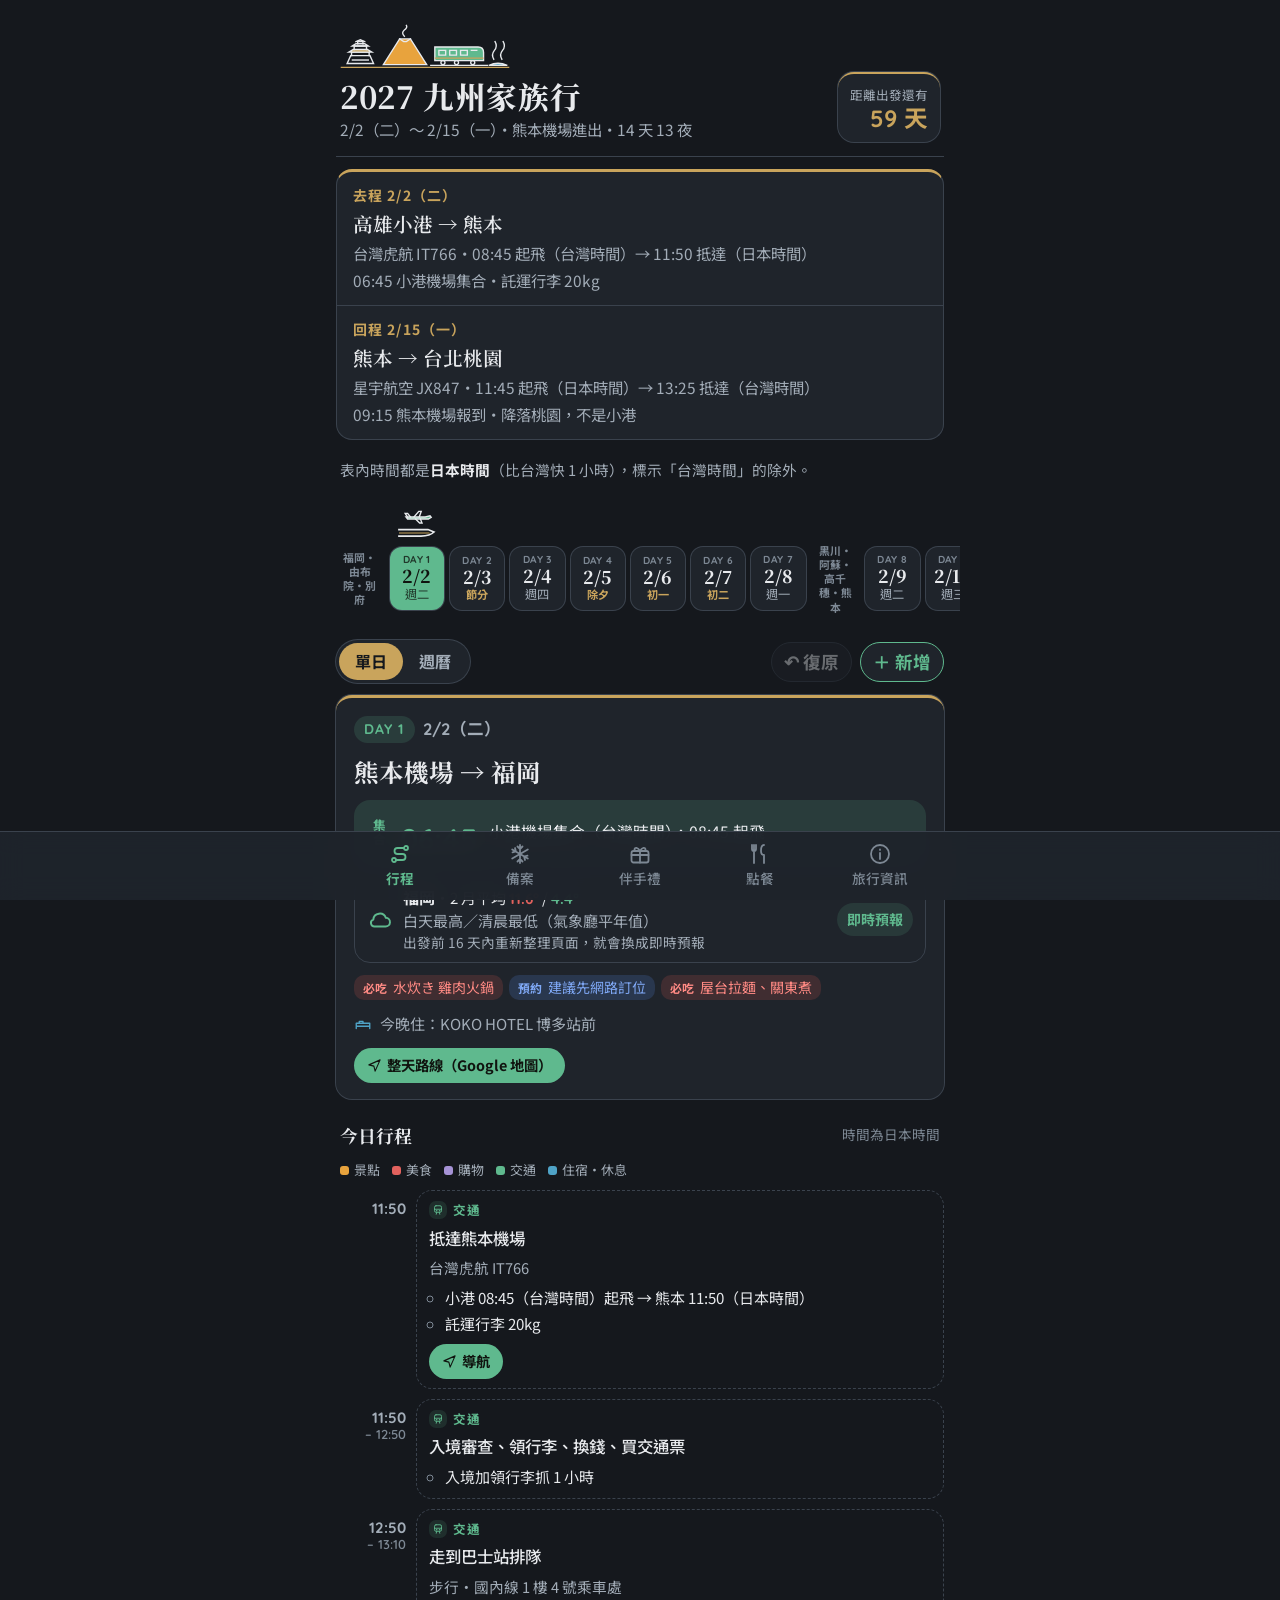
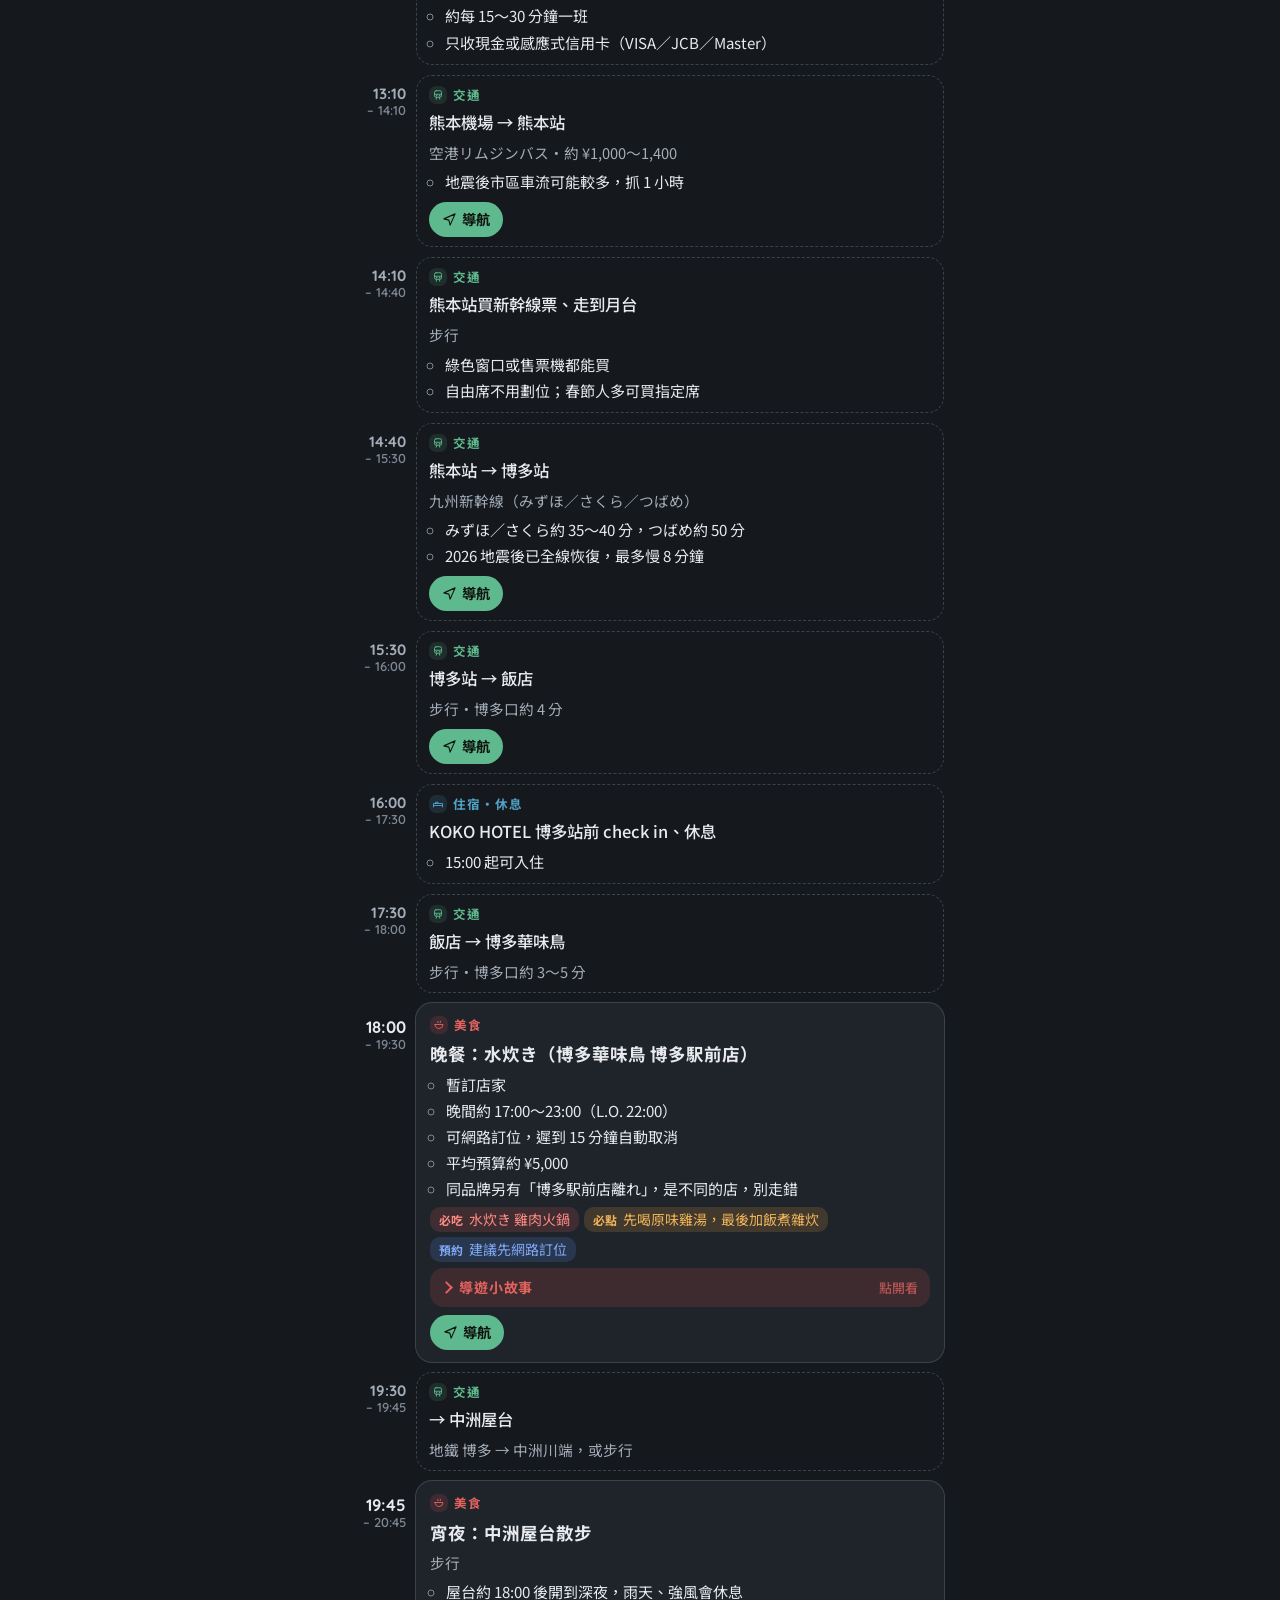
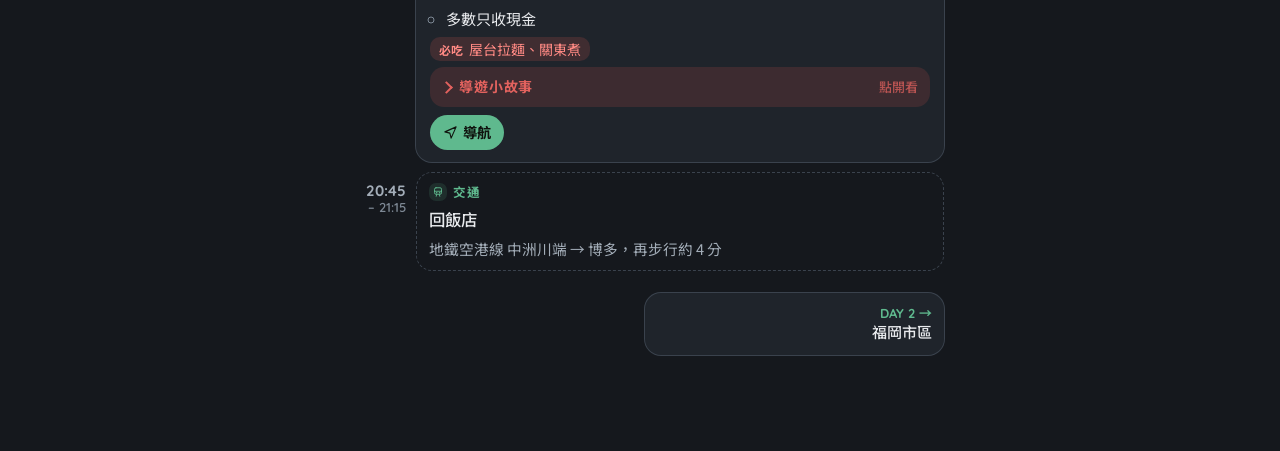
<file: index.html>
<!doctype html><html lang="zh-Hant"><head><meta charset="utf-8"><meta name="theme-color" content="#15181D"><meta name="viewport" content="width=device-width,initial-scale=1,viewport-fit=cover"><title>2027 九州家族行</title>
<link rel="preconnect" href="https://fonts.googleapis.com">
<link rel="stylesheet" href="https://fonts.googleapis.com/css2?family=Noto+Serif+TC:wght@600;800&family=Noto+Sans+TC:wght@400;500;700&family=Quicksand:wght@500;600;700&display=swap">
<style>
body{margin:0}img{max-width:100%}

/* Layout: 手機 App 版面。上方日期列（sticky）→ 單日檢視（每日卡片＋分類時間軸），底部固定分頁列：行程／伴手禮／記帳／旅行資訊。
   淺色單一主題（韓系清新：大量留白、粉彩分類色、圓角、柔和陰影） */
:root{
  color-scheme:dark;
  --bg:#15181D; --card:#1F242B; --ink:#E8EAED; --sub:#A3ADB8; --faint:#7D8894; --line:#3A424D;
  --head:#262C34; --brass:#C9A45C; --on-pri:#10140F; --now:#FF5A4E;
  --pri:#5FB98E; --pri-soft:rgba(95,185,142,.16); --onsen:#C9A45C; --onsen-soft:rgba(201,164,92,.16);
  --display:"Noto Serif TC","Songti TC",serif;
  --sight:#E8A33D; --sight-bg:rgba(232,163,61,.15);
  --food:#E2625E; --food-bg:rgba(217,83,79,.16);
  --move:#5FB98E; --move-bg:rgba(95,185,142,.14);
  --shop:#A693D6; --shop-bg:rgba(142,124,195,.18);
  --stay:#4FA3C7; --stay-bg:rgba(79,163,199,.15);
  --t-eat:#FF8A84; --t-eat-bg:rgba(217,83,79,.18);
  --t-menu:#F0B35A; --t-menu-bg:rgba(240,166,58,.16);
  --t-buy:#D59AE0; --t-buy-bg:rgba(180,110,200,.18);
  --t-book:#7FA8F5; --t-book-bg:rgba(91,141,239,.18);
  --font:"Noto Sans TC","PingFang TC","Heiti TC","Microsoft JhengHei",sans-serif;
  --num:"Quicksand","Noto Sans TC","PingFang TC",sans-serif;
  --r:16px; --shadow:0 0 0 1px var(--line);
}
*{box-sizing:border-box}
[hidden]{display:none!important}
html{background:var(--bg)}
html{font-size:17.5px}
body{background:var(--bg);color:var(--ink);font-family:var(--font);font-size:1rem;line-height:1.6;-webkit-tap-highlight-color:transparent}
a{color:var(--pri)}
button,input,select{font:inherit;color:inherit}
button:focus-visible,a:focus-visible,summary:focus-visible,input:focus-visible,select:focus-visible{outline:3px solid var(--pri);outline-offset:2px}
.app{max-width:640px;margin:0 auto;padding-inline:16px;padding-block:18px calc(96px + env(safe-area-inset-bottom,0px))}
.num{font-family:var(--num);font-variant-numeric:tabular-nums}
h1,h2,h3{margin:0;text-wrap:balance;font-family:var(--display)}

/* 頂部 */
.top{display:flex;align-items:flex-end;justify-content:space-between;gap:12px;padding:6px 4px 14px}
.top h1{font-size:1.75rem;font-weight:800;letter-spacing:.02em;line-height:1.25;word-break:keep-all;text-wrap:wrap}
.top p{word-break:keep-all}
.top p{margin:2px 0 0;color:var(--sub);font-size:.88rem}
.count{flex:none;text-align:right;background:var(--card);border-radius:16px;padding:8px 12px;box-shadow:var(--shadow);line-height:1.25}
.count b{display:block;font-family:var(--num);font-size:1.35rem;color:var(--onsen)}
.count span{font-size:.72rem;color:var(--sub)}

/* 日期列 */
.strip-wrap{position:sticky;top:env(safe-area-inset-top,0px);z-index:6;background:var(--bg);margin-inline:-16px;padding:8px 0 10px}
.strip{display:flex;gap:6px;overflow-x:auto;scrollbar-width:none;padding:0 16px;scroll-padding:0 16px}
.strip::-webkit-scrollbar{display:none}
.grp{flex:none;writing-mode:vertical-rl;font-size:.68rem;letter-spacing:.12em;color:var(--faint);padding:4px 0;margin-inline:2px}
.dchip{flex:none;display:grid;justify-items:center;gap:0;min-width:3.3rem;padding:7px 8px;border-radius:12px;border:0;background:var(--card);box-shadow:var(--shadow);cursor:pointer;line-height:1.2}
.dchip small{font-family:var(--num);font-size:.66rem;font-weight:700;color:var(--faint);letter-spacing:.04em}
.dchip b{font-family:var(--display);font-size:1.02rem;font-weight:800}
.dchip span{font-size:.7rem;color:var(--sub)}
.dchip i{font-style:normal;font-size:.64rem;color:var(--onsen);font-weight:700}
.dchip[aria-current="true"]{background:var(--pri);color:#fff}
.dchip[aria-current="true"] small,.dchip[aria-current="true"] span,.dchip[aria-current="true"] i{color:rgba(255,255,255,.85)}
.dchip.today:not([aria-current="true"]){box-shadow:inset 0 0 0 2px var(--pri)}

/* 每日卡片 */
.dayhead{background:var(--card);border-radius:16px;box-shadow:var(--shadow);padding:18px 18px 16px;display:grid;grid-template-columns:minmax(0,1fr);gap:12px}
.dh-top{display:flex;align-items:center;gap:8px;flex-wrap:wrap}
.dnum{font-family:var(--num);font-weight:700;font-size:.8rem;letter-spacing:.08em;color:var(--pri);background:var(--pri-soft);border-radius:999px;padding:2px 10px}
.ddate{font-family:var(--num);font-weight:700;font-size:.95rem;color:var(--sub)}
.dtag{font-size:.74rem;font-weight:700;color:var(--food);background:var(--food-bg);border-radius:999px;padding:1px 9px}
.dayhead h2{font-size:1.4rem;line-height:1.35;font-weight:700}
.gather{display:flex;align-items:center;gap:12px;background:var(--pri-soft);border-radius:16px;padding:10px 14px}
.gather .lb{font-size:.72rem;font-weight:700;color:var(--pri);letter-spacing:.1em;writing-mode:vertical-rl}
.gather .tm{font-family:var(--num);font-weight:700;font-size:1.7rem;color:var(--pri);line-height:1}
.gather .tx{font-size:.9rem;min-width:0}
.wx{display:flex;align-items:center;gap:10px;border:1px solid var(--line);border-radius:16px;padding:9px 12px}
.wx svg{flex:none;width:26px;height:26px;color:var(--move)}
.wx .wt{flex:1;min-width:0;font-size:.86rem;line-height:1.45}
.wx .wt b{font-size:.92rem}
.wx .wt .temp{font-family:var(--num);font-weight:700;color:var(--ink)}
.wx .wt .hi{color:var(--food)} .wx .wt .lo{color:var(--move)}
.wx a{flex:none;font-size:.8rem;font-weight:700;text-decoration:none;background:var(--move-bg);color:var(--move);border-radius:999px;padding:5px 10px;white-space:nowrap}
.bed{display:flex;gap:8px;align-items:center;font-size:.86rem;color:var(--sub)}
.bed svg{width:18px;height:18px;color:var(--stay);flex:none}
.hl{display:flex;flex-wrap:wrap;gap:6px}

/* 標籤 */
.tg{display:inline-flex;align-items:baseline;gap:5px;font-size:.8rem;line-height:1.35;border-radius:10px;padding:3px 9px;max-width:100%}
.tg b{font-size:.68rem;letter-spacing:.04em;white-space:nowrap}
.tg.eat{background:var(--t-eat-bg);color:var(--t-eat)}
.tg.menu{background:var(--t-menu-bg);color:var(--t-menu)}
.tg.buy{background:var(--t-buy-bg);color:var(--t-buy)}
.tg.book{background:var(--t-book-bg);color:var(--t-book)}
.legend{display:flex;flex-wrap:wrap;gap:6px 12px;font-size:.74rem;color:var(--sub);padding:2px 4px}
.legend span{display:inline-flex;align-items:center;gap:5px}
.legend i{width:9px;height:9px;border-radius:3px;display:inline-block}

/* 時間軸 */
.sec-t{display:flex;align-items:center;justify-content:space-between;margin:22px 4px 8px}
.sec-t h3{font-size:1.02rem}
.sec-t span{font-size:.78rem;color:var(--faint)}
.tl{list-style:none;margin:0;padding:0;display:grid;gap:10px;position:relative}
.rw{display:grid;grid-template-columns:3.3rem 1fr;gap:10px;align-items:start}
.tm{font-family:var(--num);font-weight:700;font-size:.95rem;line-height:1.2;padding-top:14px;text-align:right;color:var(--ink)}
.tm small{display:block;font-size:.74rem;color:var(--faint);font-weight:600}
.bd{min-width:0;border-radius:var(--r);padding:12px 14px;display:grid;gap:6px}
.card .bd{background:var(--card);box-shadow:var(--shadow)}
.slim .bd{background:transparent;border:1.5px dashed var(--line);padding:9px 12px}
.slim .tm{padding-top:10px;font-size:.86rem;color:var(--sub)}
.kd{display:flex;align-items:center;gap:6px;font-size:.72rem;font-weight:700;letter-spacing:.08em}
.kd svg{width:18px;height:18px;padding:3px;border-radius:7px}
.s .kd{color:var(--sight)} .s .kd svg{background:var(--sight-bg)}
.f .kd{color:var(--food)} .f .kd svg{background:var(--food-bg)}
.b .kd{color:var(--shop)} .b .kd svg{background:var(--shop-bg)}
.m .kd{color:var(--move)} .m .kd svg{background:var(--move-bg)}
.h .kd{color:var(--stay)} .h .kd svg{background:var(--stay-bg)}
.ti{font-weight:700;font-size:1rem;line-height:1.45}
.slim .ti{font-size:.94rem;font-weight:500}
.fl{display:inline-block;font-size:.68rem;font-weight:700;color:var(--sub);background:var(--bg);border-radius:6px;padding:0 6px;margin-left:6px;vertical-align:.12em}
.how{font-size:.84rem;color:var(--sub)}
.nt{margin:0;padding-left:1.05em;font-size:.86rem;color:var(--ink);display:grid;gap:2px}
.nt li::marker{color:var(--faint)}
.tgs{display:flex;flex-wrap:wrap;gap:5px}
.story{border-radius:14px;padding:9px 12px;font-size:.86rem;line-height:1.65}
.s .story{background:var(--sight-bg)} .f .story{background:var(--food-bg)} .b .story{background:var(--shop-bg)} .m .story{background:var(--move-bg)} .h .story{background:var(--stay-bg)}
.story b{display:block;font-size:.72rem;letter-spacing:.08em;margin-bottom:2px}
.s .story b{color:var(--sight)} .f .story b{color:var(--food)} .b .story b{color:var(--shop)} .m .story b{color:var(--move)}
.acts{display:flex;flex-wrap:wrap;gap:6px;margin-top:2px}
.nav{display:inline-flex;align-items:center;gap:5px;font-size:.82rem;font-weight:700;text-decoration:none;color:#fff;background:var(--pri);border-radius:999px;padding:6px 13px}
.nav svg{width:15px;height:15px}
.nav.drive{background:var(--sight)}

.alt{background:var(--card);border-radius:var(--r);box-shadow:var(--shadow);margin-top:12px}
.alt>summary{list-style:none;cursor:pointer;padding:14px 16px;font-weight:700;display:flex;align-items:center;justify-content:space-between;gap:10px}
.alt>summary::-webkit-details-marker{display:none}
.alt>summary::after{content:"";width:8px;height:8px;border-right:2px solid var(--faint);border-bottom:2px solid var(--faint);transform:rotate(45deg);transition:transform .2s}
.alt[open]>summary::after{transform:rotate(-135deg)}
.alt .in{padding:0 14px 14px;display:grid;gap:10px}
.alt .in>p{margin:0;font-size:.88rem;color:var(--sub)}
.alt.snow>summary{color:var(--move)}
.note{margin:12px 4px 0;font-size:.82rem;color:var(--sub)}

.shops{display:grid;grid-template-columns:repeat(auto-fill,minmax(150px,1fr));gap:8px;margin-top:8px}
.shop{background:var(--card);border-radius:16px;box-shadow:var(--shadow);padding:10px 12px;display:grid;gap:2px;min-width:0}
.shop b{font-size:.9rem}
.shop span{font-size:.78rem;color:var(--sub)}
.shop .cl{font-family:var(--num);font-weight:700;font-size:.78rem;color:var(--food)}
.pager{display:grid;grid-template-columns:1fr 1fr;gap:10px;margin-top:22px}
.pager button{border:0;background:var(--card);box-shadow:var(--shadow);border-radius:16px;padding:12px;cursor:pointer;text-align:left;display:grid;gap:0;line-height:1.35}
.pager button:last-child{text-align:right}
.pager small{font-family:var(--num);font-weight:700;color:var(--pri);font-size:.74rem}
.pager span{font-size:.86rem;font-weight:500}
.pager button:disabled{visibility:hidden}

/* 共用區塊 */
.panel{display:grid;grid-template-columns:minmax(0,1fr);gap:14px}
.panel>*{min-width:0}
.ph{padding:6px 4px 2px}
.ph h2{font-size:1.35rem}
.ph p{margin:4px 0 0;color:var(--sub);font-size:.88rem}
.box{background:var(--card);border-radius:24px;box-shadow:var(--shadow);padding:16px 18px;display:grid;grid-template-columns:minmax(0,1fr);gap:10px;min-width:0}
.box h3{font-size:1.05rem;display:flex;align-items:center;gap:8px}
.chips{display:flex;gap:6px;overflow-x:auto;scrollbar-width:none;margin-inline:-16px;padding:0 16px}
.chips::-webkit-scrollbar{display:none}
.chips a{flex:none;text-decoration:none;font-size:.86rem;font-weight:700;color:var(--ink);background:var(--card);box-shadow:var(--shadow);border-radius:999px;padding:7px 14px}

/* 伴手禮 */
.gift-empty{text-align:center;padding:26px 18px}
.gift-empty svg{width:44px;height:44px;color:var(--t-buy)}
.gift-empty p{margin:6px 0 0;color:var(--sub);font-size:.9rem}
.glist{display:grid;gap:8px}
.gi{display:flex;gap:10px;align-items:flex-start}
.gi .tg{flex:none}
.gi span{font-size:.84rem;color:var(--sub)}

.gfil button{flex:none;border:0;font-size:.86rem;font-weight:700;color:var(--ink);background:var(--card);box-shadow:var(--shadow);border-radius:999px;padding:7px 14px;cursor:pointer}
.gfil button[aria-pressed="true"]{background:var(--t-buy);color:#fff}
.greg{display:grid;gap:0}
.ggrid{display:grid;grid-template-columns:repeat(2,minmax(0,1fr));gap:10px}
@media (min-width:560px){.ggrid{grid-template-columns:repeat(3,minmax(0,1fr))}}
.gcard{background:var(--card);border-radius:20px;box-shadow:var(--shadow);overflow:hidden;display:grid;grid-template-rows:auto 1fr;min-width:0}
.gph{aspect-ratio:4/3;max-width:100%;width:100%;display:grid;place-items:center;align-content:center;gap:4px;border:0;padding:0;margin:0}
.gph svg{width:34px;height:34px;opacity:.85}
.gph span{font-size:.7rem;font-weight:700;opacity:.75}
.gph.has{cursor:zoom-in;background:var(--bg)}
.gph img{width:100%;height:100%;object-fit:cover;display:block}
.gbd{padding:10px 12px 12px;display:grid;gap:5px;align-content:start;min-width:0}
.gtop{display:flex;justify-content:space-between;gap:6px;align-items:center}
.gc{font-size:.7rem;font-weight:700;letter-spacing:.06em}
.gs{font-size:.66rem;font-weight:700;border-radius:999px;padding:1px 7px;white-space:nowrap}
.gs.ok{background:var(--sight-bg);color:var(--sight)}
.gs.warn{background:var(--t-menu-bg);color:var(--t-menu)}
.gs.no{background:var(--t-eat-bg);color:var(--t-eat)}
.gcard h4{margin:0;font-size:.92rem;line-height:1.4}
.gcard .tg{font-size:.74rem}
.gl{font-size:.76rem;color:var(--sub);line-height:1.45}
.gl b{display:block;font-size:.66rem;color:var(--faint);letter-spacing:.06em}
.glink{font-size:.76rem;font-weight:700;text-decoration:none;margin-top:2px}

/* 旅行資訊 */
.fly{display:grid;gap:3px;border-radius:18px;padding:14px 16px;background:var(--move-bg)}
.fly .k{font-size:.74rem;font-weight:700;letter-spacing:.08em;color:var(--move)}
.fly .route{display:flex;align-items:center;gap:10px;font-weight:700;font-size:1.05rem}
.fly .route svg{width:18px;height:18px;color:var(--move)}
.fly .times{font-family:var(--num);font-weight:700;font-size:1.5rem;line-height:1.2}
.fly .times small{font-family:var(--font);font-size:.72rem;font-weight:500;color:var(--sub);margin-left:4px}
.fly .s{font-size:.84rem;color:var(--sub)}
.st{border:1px solid var(--line);border-radius:18px;padding:12px 14px;display:grid;gap:8px}
.st .hd{display:flex;justify-content:space-between;gap:8px;align-items:flex-start}
.st .ar{font-size:.74rem;font-weight:700;color:var(--sub);letter-spacing:.06em}
.st h4{margin:2px 0 0;font-size:1rem;line-height:1.4}
.badge{flex:none;font-size:.74rem;font-weight:700;border-radius:999px;padding:2px 10px}
.badge.ok{background:var(--sight-bg);color:var(--sight)}
.badge.wait{background:var(--stay-bg);color:var(--stay)}
.badge.alt{background:var(--bg);color:var(--sub)}
.dates{display:flex;flex-wrap:wrap;gap:4px 14px;font-size:.86rem;background:var(--bg);border-radius:12px;padding:7px 11px}
.dates span b{font-size:.72rem;color:var(--sub);margin-right:5px}
dl.kv{margin:0;display:grid;gap:3px;font-size:.86rem}
dl.kv>div{display:grid;grid-template-columns:3.2rem 1fr;gap:8px}
dl.kv dt{color:var(--sub)}
dl.kv dd{margin:0;min-width:0;overflow-wrap:anywhere}
.st ul{margin:0;padding-left:1.05em;font-size:.85rem;display:grid;gap:2px}
.tel{display:grid;grid-template-columns:1fr auto;gap:4px 10px;align-items:center;padding:10px 0;border-bottom:1px solid var(--line)}
.tel:last-child{border-bottom:0}
.tel .n{font-weight:700;font-size:.92rem}
.tel .d{font-size:.78rem;color:var(--sub);grid-column:1}
.tel .no{grid-row:1/3;grid-column:2;display:grid;justify-items:end;gap:4px}
.tel .no a{font-family:var(--num);font-weight:700;font-size:1.1rem;text-decoration:none;color:var(--ink);user-select:all}
.tel .no button,.copy{border:0;background:var(--bg);border-radius:999px;font-size:.74rem;font-weight:700;color:var(--sub);padding:3px 10px;cursor:pointer}
.tel.urgent .no a{color:var(--t-eat)}

.est{width:100%;border-collapse:collapse;font-size:.84rem}
.est td{padding:6px 0;border-bottom:1px solid var(--line);vertical-align:top}
.est td:first-child{font-family:var(--num);font-weight:700;color:var(--faint);width:3.4rem;font-size:.76rem;padding-top:8px}
.est td:last-child{text-align:right;font-family:var(--num);font-weight:700;white-space:nowrap}
.est tfoot td{border-bottom:0;font-weight:700;color:var(--ink);padding-top:10px;font-size:.9rem}
.small{font-size:.78rem;color:var(--sub);margin:0}

/* 底部分頁列 */
.tabbar{position:fixed;left:0;right:0;bottom:0;z-index:10;background:rgba(255,255,255,.94);backdrop-filter:blur(12px);-webkit-backdrop-filter:blur(12px);border-top:1px solid var(--line);padding:6px 8px calc(6px + env(safe-area-inset-bottom,0px))}
.tabbar .in{max-width:520px;margin:0 auto;display:grid;grid-template-columns:repeat(4,1fr)}
.tabbar button{border:0;background:none;display:grid;justify-items:center;gap:2px;padding:4px 0;font-size:.78rem;font-weight:500;color:var(--faint);cursor:pointer}
.tabbar svg{width:24px;height:24px}
.tabbar button[aria-selected="true"]{color:var(--pri);font-weight:700}

/* 照片放大 */
.zoom{position:fixed;inset:0;z-index:20;background:rgba(20,22,30,.86);display:grid;place-items:center;padding:24px}
.zoom img{max-width:100%;max-height:80vh;border-radius:16px}
.zoom button{position:absolute;top:calc(14px + env(safe-area-inset-top,0px));right:14px;border:0;background:rgba(255,255,255,.18);color:#fff;border-radius:999px;width:40px;height:40px;font-size:1.2rem;cursor:pointer}
.zoom p{color:#fff;margin:10px 0 0;text-align:center}

@media (prefers-reduced-motion:reduce){*{transition:none!important;scroll-behavior:auto!important}}
@media (min-width:560px){.rw{grid-template-columns:4rem 1fr}}
.flights{display:grid;background:var(--card);border:1px solid var(--line);border-radius:16px;overflow:hidden;margin-bottom:4px}
.flx{padding:12px 16px;font-size:1rem;font-weight:400;color:var(--ink);background:none;border-radius:0;margin:0;display:grid;gap:2px;min-width:0}
.flx+.flx{border-top:1px solid var(--line)}
.flx .k{font-size:.8rem;font-weight:700;letter-spacing:.08em;color:var(--onsen)}
.flx .t{font-family:var(--display);font-size:1.12rem;font-weight:600}
.flx .s{color:var(--sub);font-size:.88rem;font-variant-numeric:tabular-nums}
.tzn{margin:0 0 4px;padding-inline:4px;color:var(--sub);font-size:.84rem}.tzn b{color:var(--ink)}
.dchip[aria-current="true"]{background:var(--pri)}
.dchip{min-width:3.1rem;padding:6px 6px;align-content:center;row-gap:1px}
.strip{align-items:center}
.grp{writing-mode:horizontal-tb;width:2.5rem;font-size:.62rem;line-height:1.3;letter-spacing:0;text-align:center;align-self:center;padding:0;font-weight:700}
.dchip{height:3.6rem}
.dchip small{font-size:.58rem;line-height:1}
.dchip:has(i) span{display:none}
.dchip b{font-size:1rem;line-height:1.15}
.fx{display:grid;grid-template-columns:minmax(0,1fr);gap:8px}
.fxr{display:flex;align-items:center;gap:10px;background:var(--bg);border-radius:12px;padding:8px 14px}
.fxr span{flex:none;width:5.2rem;font-size:.85rem;font-weight:700;color:var(--sub)}
.fxr input{flex:1;width:0;min-width:0;border:0;background:transparent;font-weight:700;font-size:1.5rem;text-align:right;outline:none;padding:2px 0}
.fxq{display:flex;flex-wrap:wrap;gap:6px}
.fxq button{border:1px solid var(--line);background:var(--card);border-radius:999px;padding:4px 10px;font-size:.8rem;font-weight:700;color:var(--pri);cursor:pointer}
.fxrate{font-size:.88rem;color:var(--sub)}
.fxrate input{width:4.2rem;border:1px solid var(--line);border-radius:8px;padding:2px 6px;text-align:center;background:var(--card)}
.ppl{display:flex;align-items:center;gap:12px;background:var(--card);box-shadow:var(--shadow);border-radius:16px;padding:10px 16px}
.ppl span{flex:1;font-weight:700}
.ppl button{width:40px;height:40px;border-radius:999px;border:1px solid var(--line);background:var(--bg);font-size:1.3rem;font-weight:700;color:var(--pri);cursor:pointer}
.ppl b{font-size:1.4rem;min-width:2ch;text-align:center}
.ogrp{display:grid;gap:12px}
.ores{gap:8px}
.oh{display:flex;align-items:baseline;justify-content:space-between;gap:8px}
.oh b{font-family:var(--display);font-size:1.08rem}
.oh span{font-size:.78rem;color:var(--faint);white-space:nowrap}
.ocard{display:grid;gap:2px;text-align:left;width:100%;border:1px solid var(--line);background:var(--bg);border-radius:12px;padding:10px 14px;cursor:pointer}
.ocard .jp{font-size:1.12rem;font-weight:700;color:var(--ink);line-height:1.45}
.ocard .zh{font-size:.84rem;color:var(--sub)}
.oimg{border:0;padding:0;background:none;cursor:zoom-in;border-radius:12px;overflow:hidden}
.oimg img{display:block;width:100%}
.oshow{position:fixed;inset:0;z-index:30;background:#fff;color:#111;display:grid;align-content:center;justify-items:center;gap:18px;padding:calc(24px + env(safe-area-inset-top,0px)) max(24px,env(safe-area-inset-right,0px)) calc(24px + env(safe-area-inset-bottom,0px)) max(24px,env(safe-area-inset-left,0px));text-align:center}
.oshow .jp{margin:0;font-size:clamp(1.8rem,8.5vw,3rem);font-weight:700;line-height:1.5;word-break:keep-all;overflow-wrap:anywhere}
.oshow .zh{margin:0;font-size:1rem;color:#666}
.oshow .tip{margin:0;font-size:.8rem;color:#999}
.oshow button{position:absolute;top:calc(14px + env(safe-area-inset-top,0px));right:14px;border:0;background:#eee;border-radius:999px;width:44px;height:44px;font-size:1.2rem;cursor:pointer}

/* ===== 暗色鐵道風配色＋週曆拖曳（與 planner 融合） ===== */
a{color:var(--brass)}
.illo{display:block;color:var(--ink)}
.illo .f-a1{fill:var(--sight)}.illo .f-a2{fill:#D9534F}.illo .f-a3{fill:var(--stay)}.illo .f-a4{fill:var(--move)}.illo .f-br{fill:var(--brass)}.illo .brass-s{stroke:var(--brass)}
.brandart{width:min(170px,45vw);margin-bottom:8px}
.brandart .btrain{animation:btrain 4s ease-in-out infinite}
@keyframes btrain{50%{transform:translateX(3px)}}
.top{border-bottom:1.5px solid var(--line);margin-bottom:12px}
.count{border-top:2px solid var(--brass)}
.dayhead,.flights{border-top:3px solid var(--brass)}
.dchip[aria-current="true"]{background:var(--pri);color:var(--on-pri)}
.dchip[aria-current="true"] small,.dchip[aria-current="true"] span,.dchip[aria-current="true"] i{color:rgba(16,20,15,.78)}
.dchip.bounce b{animation:dbounce 320ms ease-out}
@keyframes dbounce{45%{transform:translateY(-3px) scale(1.12)}}
.strip{position:relative;padding-top:36px}
.dillo{position:absolute;top:2px;left:0;width:40px;height:30px;pointer-events:none}
.dillo .illo{width:40px;height:30px}
.nav{color:var(--on-pri)}
button.nav{border:0;cursor:pointer;font:inherit;font-size:.82rem;font-weight:700}
.nav.drive{background:var(--sight)}
.tabbar{background:rgba(31,36,43,.96)}
.tabbar .in{max-width:600px;grid-template-columns:repeat(5,1fr)}
.gfil button[aria-pressed="true"]{color:#15181D}
.fl.ed{background:var(--onsen-soft);color:var(--brass)}
.fl.warn{background:var(--t-eat-bg);color:var(--t-eat)}
.alt.snow>summary{color:var(--stay)}
.daymap{justify-self:start}

/* 檢視切換與工具列 */
.vtool{display:flex;align-items:center;gap:8px;margin:2px 0 12px;flex-wrap:wrap}
.vseg{display:flex;background:var(--card);border-radius:999px;box-shadow:var(--shadow);padding:3px}
.vseg button{border:0;background:none;border-radius:999px;padding:6px 16px;font-weight:700;font-size:.92rem;color:var(--sub);cursor:pointer}
.vseg button[aria-pressed="true"]{background:var(--brass);color:#15181D}
.ibtn{border:1.5px solid var(--line);background:var(--card);border-radius:999px;min-width:40px;height:40px;padding:0 12px;font-weight:700;color:var(--ink);cursor:pointer}
.ibtn.add{border-color:var(--pri);color:var(--pri)}
.ibtn:disabled{opacity:.4;cursor:default}

/* 週曆 */
body.wk-mode .app{max-width:1180px}
.wk-nav{display:flex;align-items:center;justify-content:center;gap:12px;margin-bottom:4px}
.wk-tip{text-align:center;margin-bottom:8px}
.wkwrap{overflow-x:auto;margin-inline:-16px;padding:0 16px 8px}
.wk{display:grid;min-width:740px;background:var(--card);border-radius:16px;box-shadow:var(--shadow);overflow:hidden}
.wk-h{background:var(--head);border-bottom:1.5px solid var(--line);padding:6px 2px;text-align:center;font-size:.74rem;color:var(--sub)}
.wk-h.sel{box-shadow:inset 0 -3px 0 var(--pri)}
.wk-h button{border:0;background:none;width:100%;cursor:pointer;color:inherit;font-size:inherit}
.wk-h b{display:block;font-family:var(--num);font-size:.98rem;color:var(--ink)}
.wk-axis{position:relative;border-right:1px solid var(--line)}
.wk-axis span{position:absolute;right:6px;transform:translateY(-50%);font-family:var(--num);font-weight:700;font-size:.7rem;color:var(--faint)}
.wk-col{position:relative;border-right:1px solid var(--line);background-image:linear-gradient(var(--line) 1px,transparent 1px);background-size:100% var(--hour)}
.wk-col:last-child{border-right:0}
.ev{position:absolute;border-radius:7px;background:var(--head);border:1px solid var(--line);border-left:4px solid var(--c);padding:2px 5px 8px;font-size:.7rem;line-height:1.3;overflow:hidden;user-select:none;-webkit-user-select:none;touch-action:pan-x pan-y;cursor:pointer;transition:box-shadow .16s}
.ev:hover{box-shadow:0 0 0 1px var(--c);z-index:3}
.ev .et{font-family:var(--num);font-weight:700;color:var(--sub)}
.ev .en{display:block;font-weight:500}
.ev.ed{background:color-mix(in srgb,var(--head) 85%,var(--brass))}
.ev.warn{box-shadow:0 0 0 1.5px var(--now)}
.ev.holding{box-shadow:0 0 0 2px var(--brass)}
.ev.dragging{opacity:.92;z-index:10;box-shadow:0 8px 24px rgba(0,0,0,.5),0 0 0 2px var(--brass);cursor:grabbing}
.ev .rz{position:absolute;left:0;right:0;bottom:0;height:8px;cursor:ns-resize}
.ev .rz::after{content:"";position:absolute;left:50%;bottom:2px;width:18px;height:2px;margin-left:-9px;background:var(--sub);border-radius:1px;opacity:0;transition:opacity .16s}
.ev:hover .rz::after,.ev:focus-visible .rz::after{opacity:1}

/* 預覽小卡、編輯視窗、提示 */
.pop{position:fixed;z-index:40;width:300px;max-width:calc(100vw - 20px);background:var(--card);border:1.5px solid var(--line);border-top:3px solid var(--c,var(--brass));border-radius:14px;padding:14px;box-shadow:0 10px 30px rgba(0,0,0,.5);display:grid;gap:4px}
.pop h4{margin:0;font-size:1.02rem}
.pop p{margin:0;font-size:.86rem;color:var(--sub)}
.pop .acts{margin-top:8px;align-items:center}
dialog#ed{background:var(--card);color:var(--ink);border:1.5px solid var(--line);border-top:3px solid var(--brass);border-radius:18px;padding:18px;width:min(520px,calc(100vw - 20px))}
dialog#ed::backdrop{background:rgba(0,0,0,.6)}
#edf{display:grid;gap:10px}
#edf h3{font-size:1.15rem}
#edf label{display:grid;gap:4px;font-size:.84rem;color:var(--sub)}
#edf input,#edf select,#edf textarea{background:var(--bg);color:var(--ink);border:1.5px solid var(--line);border-radius:10px;padding:8px 10px;font-size:1rem}
#edf input:focus,#edf select:focus,#edf textarea:focus{outline:none;border-color:var(--brass)}
.f2{display:grid;grid-template-columns:1fr 1fr;gap:10px}
.facts{display:flex;gap:8px;align-items:center;flex-wrap:wrap;margin-top:6px}
.toast{position:fixed;left:50%;bottom:calc(84px + env(safe-area-inset-bottom,0px));transform:translateX(-50%);z-index:50;background:var(--head);border:1.5px solid var(--brass);border-radius:12px;padding:9px 16px;font-size:.9rem;opacity:0;transition:opacity .2s;pointer-events:none;max-width:calc(100vw - 30px)}
.toast.show{opacity:1}

/* 備案分頁 */
.bk-hero{grid-template-columns:auto 1fr;align-items:center;gap:14px;border-top:3px solid var(--stay)}
.bk-ic .illo{width:64px;height:48px}
.bk-hero h3 svg{width:22px;height:22px;color:var(--stay)}
.bk-when{margin:4px 0 6px;font-weight:700;color:var(--brass)}
.bk-day{gap:12px}
.bk-go{margin-left:auto;border:0;background:none;color:var(--brass);font-weight:700;font-size:.86rem;cursor:pointer}
.bk-cmp{display:grid;grid-template-columns:1fr 1fr;gap:10px}
.bk-main,.bk-alt{border-radius:14px;padding:10px 12px;display:grid;gap:4px;align-content:start}
.bk-main{background:var(--bg);border:1.5px dashed var(--line)}
.bk-alt{background:var(--stay-bg);border:1.5px solid var(--stay)}
.bk-main p,.bk-alt p{margin:0;font-size:.95rem}
.bk-main p{color:var(--sub);text-decoration:line-through;text-decoration-color:rgba(163,173,184,.5)}
.bk-l{font-size:.74rem;font-weight:700;letter-spacing:.08em;color:var(--faint)}
.bk-alt .bk-l{color:var(--stay)}
.bk-t{display:flex;gap:6px;align-items:flex-start;font-size:.82rem;color:var(--sub)}
.bk-t svg{width:16px;height:16px;flex:none;margin-top:2px;color:var(--move)}
.ck{display:grid;gap:8px}
.ck label{display:flex;gap:10px;align-items:flex-start;font-size:.95rem;cursor:pointer}
.ck input{width:22px;height:22px;accent-color:var(--pri);flex:none;margin-top:1px}
.ck input:checked+span{color:var(--sub);text-decoration:line-through}
.bk-links{display:grid;gap:6px}
.bk-links a{text-decoration:none;font-weight:700;background:var(--bg);border-radius:12px;padding:9px 12px}
@media (max-width:520px){.bk-cmp{grid-template-columns:1fr}.bk-main p{text-decoration:none}}

/* 攜帶用品 */
.pk-prog{display:flex;align-items:center;gap:10px}
.pk-prog .bar{flex:1;height:10px;border-radius:5px;background:var(--bg);border:1px solid var(--line);overflow:hidden}
.pk-prog .bar i{display:block;height:100%;background:var(--pri);transition:width .2s}
.pk-tool{display:flex;gap:8px;flex-wrap:wrap;align-items:center}
.pk-tool input{flex:1;min-width:140px;background:var(--bg);border:1.5px solid var(--line);border-radius:999px;padding:7px 14px}
.pk-tool .vseg button{padding:5px 12px;font-size:.84rem}
.pk-grid{display:grid;gap:10px}
.pk-card{border:1.5px solid var(--line);border-radius:14px;overflow:hidden}
.pk-card header{background:var(--c);color:#10140F;padding:7px 12px;display:flex;justify-content:space-between;font-weight:700}
.pk{display:grid;grid-template-columns:24px 1fr 56px 30px;gap:8px;align-items:center;padding:7px 12px;border-top:1px solid var(--line)}
.pk:first-of-type{border-top:0}
.pk input[type=checkbox]{width:20px;height:20px;accent-color:var(--pri)}
.pk .nm{display:block}
.pk.done .nm{text-decoration:line-through;color:var(--sub)}
.pk .pnt{width:100%;border:0;background:transparent;padding:0;font-size:.8rem;color:var(--sub)}
.pk input[type=number]{width:56px;background:var(--bg);border:1px solid var(--line);border-radius:8px;padding:3px 6px;font-size:.95rem}
.pdel{border:0;background:none;color:var(--faint);cursor:pointer;font-size:1rem}
.pk-add{display:flex;gap:6px;padding:8px 12px;border-top:1px solid var(--line)}
.pk-add input{flex:1;min-width:0;background:var(--bg);border:1.5px solid var(--line);border-radius:999px;padding:6px 12px}
@media (prefers-reduced-motion:reduce){.brandart .btrain,.dchip.bounce b{animation:none}}

/* 導遊小故事：點開才顯示 */
details.story{padding:0}
details.story>summary{list-style:none;cursor:pointer;display:flex;align-items:center;gap:8px;padding:8px 12px;font-size:.8rem;font-weight:700;letter-spacing:.06em}
details.story>summary::-webkit-details-marker{display:none}
details.story>summary::after{content:"點開看";margin-left:auto;font-size:.74rem;font-weight:500;letter-spacing:0;opacity:.75}
details.story[open]>summary::after{content:"收起"}
details.story>summary::before{content:"";width:7px;height:7px;border-right:2px solid currentColor;border-bottom:2px solid currentColor;transform:rotate(-45deg);transition:transform .2s}
details.story[open]>summary::before{transform:rotate(45deg)}
details.story>p{margin:0;padding:0 12px 10px}
.s details.story>summary{color:var(--sight)}.f details.story>summary{color:var(--food)}.b details.story>summary{color:var(--shop)}.m details.story>summary{color:var(--move)}.h details.story>summary{color:var(--stay)}
</style></head><body>

<div class="app">
  <header class="top">
    <div>
      <div class="brandart" id="brandart" aria-hidden="true"></div>
      <h1>2027 九州家族行</h1>
      <p>2/2（二）～ 2/15（一）・熊本機場進出・14 天 13 夜</p>
    </div>
    <div class="count" id="count"></div>
  </header>

  <main>
    <section id="p-plan" class="panel" role="tabpanel" aria-labelledby="tb-plan">
      <div class="flights">
        <div class="flx"><span class="k">去程 2/2（二）</span><b class="t">高雄小港 → 熊本</b><span class="s">台灣虎航 IT766・08:45 起飛（台灣時間）→ 11:50 抵達（日本時間）</span><span class="s">06:45 小港機場集合・託運行李 20kg</span></div>
        <div class="flx"><span class="k">回程 2/15（一）</span><b class="t">熊本 → 台北桃園</b><span class="s">星宇航空 JX847・11:45 起飛（日本時間）→ 13:25 抵達（台灣時間）</span><span class="s">09:15 熊本機場報到・降落桃園，不是小港</span></div>
      </div>
      <p class="tzn">表內時間都是<b>日本時間</b>（比台灣快 1 小時），標示「台灣時間」的除外。</p>
      <div class="strip-wrap"><div class="strip" id="strip" role="group" aria-label="選擇日期"></div></div>
      <div id="day"></div>
    </section>
    <section id="p-alt" class="panel" role="tabpanel" aria-labelledby="tb-alt" hidden></section>
    <section id="p-gift" class="panel" role="tabpanel" aria-labelledby="tb-gift" hidden></section>
    <section id="p-order" class="panel" role="tabpanel" aria-labelledby="tb-order" hidden></section>
    <section id="p-info" class="panel" role="tabpanel" aria-labelledby="tb-info" hidden></section>
  </main>
</div>

<div class="oshow" id="os" hidden role="dialog" aria-modal="true" aria-label="給店員看"><button type="button" id="osx" aria-label="關閉">✕</button><p class="jp" id="osjp"></p><p class="zh" id="oszh"></p><p class="tip">點畫面任一處關閉</p></div>
<div id="pop" class="pop" role="dialog" hidden></div>
<div id="toast" class="toast" role="status" aria-live="polite"></div>
<input type="file" id="impf" accept="application/json,.json" hidden>
<dialog id="ed"><form id="edf"><h3 id="edt">調整行程</h3>
<label>名稱<input name="ti" required></label>
<div class="f2"><label>類別<select name="k"><option value="s">景點</option><option value="f">美食</option><option value="b">購物</option><option value="m">交通</option><option value="h">住宿・休息</option></select></label><label>哪一天<select name="n"></select></label></div>
<div class="f2"><label>開始<input name="s" type="time"></label><label>結束<input name="e" type="time"></label></div>
<label>怎麼去／費用<input name="how"></label>
<label>注意事項（一行一項）<textarea name="nt" rows="3"></textarea></label>
<div class="facts"><button type="button" id="edDel" class="nav" style="background:var(--food)">刪除</button><button type="button" id="edReset" class="nav" style="background:var(--head);color:var(--ink)">還原這筆</button><span style="flex:1"></span><button type="button" id="edCancel" class="nav" style="background:var(--head);color:var(--ink)">取消</button><button class="nav">儲存</button></div>
</form></dialog>
<nav class="tabbar" role="tablist" aria-label="分頁"><div class="in" id="tabbar"></div></nav>
<div class="zoom" id="lb" hidden role="dialog" aria-modal="true" aria-label="照片"><button type="button" id="lbx" aria-label="關閉">✕</button><figure style="margin:0"><img id="lbimg" alt=""><p id="lbcap"></p></figure></div>

<script>
/* ---------- 圖示 ---------- */
const SV=p=>`<svg viewBox="0 0 24 24" fill="none" stroke="currentColor" stroke-width="1.8" stroke-linecap="round" stroke-linejoin="round" aria-hidden="true">${p}</svg>`;
const IC={
 s:SV('<path d="M3 19l6-10 4 6 2.5-3.5L21 19z"/><circle cx="17" cy="6" r="1.6"/>'),
 f:SV('<path d="M4 11h16a8 8 0 0 1-16 0z"/><path d="M9 7.5c0-1.5 1.5-1.5 1.5-3M14 7.5c0-1.5 1.5-1.5 1.5-3"/>'),
 m:SV('<rect x="5" y="3.5" width="14" height="13" rx="3"/><path d="M5 10.5h14M8.5 20.5l1-4M15.5 20.5l-1-4"/><circle cx="9" cy="13.5" r=".6"/><circle cx="15" cy="13.5" r=".6"/>'),
 b:SV('<path d="M5 8h14l-1.2 12H6.2z"/><path d="M9 8a3 3 0 0 1 6 0"/>'),
 h:SV('<path d="M3 18v-7h18v7M3 15h18M7 11V8.5h5V11"/>'),
 nav:SV('<path d="M3 11l18-8-8 18-2-8z"/>'),
 wx:SV('<path d="M7 18h10a4 4 0 0 0 .4-8 6 6 0 0 0-11.6 1.6A3.3 3.3 0 0 0 7 18z"/>'),
 plane:SV('<path d="M2 12h20M15 5l7 7-7 7"/>'),
 plan:SV('<circle cx="6" cy="18" r="2"/><circle cx="18" cy="6" r="2"/><path d="M8 18h6.5a3 3 0 0 0 0-6h-5a3 3 0 0 1 0-6H16"/>'),
 gift:SV('<rect x="3.5" y="9" width="17" height="11.5" rx="2"/><path d="M3.5 13h17M12 9v11.5M12 9C10 5 6.5 5 6.5 7.5S12 9 12 9zm0 0c2-4 5.5-4 5.5-1.5S12 9 12 9z"/>'),
 order:SV('<path d="M6 3v8M4 3v4a2 2 0 0 0 4 0V3M6 11v10M16 3c-2 0-3 2.5-3 6s1.5 4 3 4v8"/>'),
 info:SV('<circle cx="12" cy="12" r="9"/><path d="M12 11v6M12 7.5v.4"/>'),
 alt:SV('<path d="M12 3v18M4.2 7.5l15.6 9M4.2 16.5l15.6-9M9.5 4.5 12 7l2.5-2.5M9.5 19.5 12 17l2.5 2.5M4.5 10.3l3.4-.9-.9-3.4M19.5 13.7l-3.4.9.9 3.4"/>')
};
const TYPES={s:"景點",f:"美食",m:"交通",b:"購物",h:"住宿・休息"};
const TAGN={eat:"必吃",menu:"必點",buy:"必買",book:"預約"};

/* ---------- 天氣（2 月平年值：氣象廳 1991–2020） ---------- */
const WX={
 fk:{la:33.59,lo_:130.40,nm:"福岡",hi:11.6,lo:4.4},
 km:{la:32.80,lo_:130.71,nm:"熊本",hi:12.4,lo:2.6},
 yf:{la:33.26,lo_:131.36,nm:"由布院",mt:"山中盆地，清晨常在 0°C 左右，冬天容易起霧"},
 bp:{la:33.28,lo_:131.49,nm:"別府",mt:"沿海城市；鶴見岳山頂（1,375 公尺）會冷很多，可能結冰積雪"},
 kr:{la:33.08,lo_:131.14,nm:"黑川溫泉",mt:"九重、牧ノ戸峠一帶是高地，清晨路面容易結冰"},
 aso:{la:32.88,lo_:131.06,nm:"阿蘇",mt:"草千里一帶標高約 1,100 公尺，比熊本市區冷很多，可能下雪"},
 tk:{la:32.71,lo_:131.31,nm:"高千穗",mt:"深山峽谷，早晚很冷，國道 325 號高森峠冬天易結冰"}
};

/* ---------- 行程資料 ---------- */
const R=(t,k,ti,how,nt,mp,o)=>Object.assign({t,k,ti,how:how||"",nt:nt?nt.split("|"):[],mp:mp||""},o||{});
const DAYS=[
{n:1,d:"2/2",w:"二",r:"熊本機場 → 福岡",wx:"fk",mode:"transit",bed:"KOKO HOTEL 博多站前",
 gather:["06:45","小港機場集合（台灣時間），08:45 起飛"],
 rows:[
 R("11:50","m","抵達熊本機場","台灣虎航 IT766","小港 08:45（台灣時間）起飛 → 熊本 11:50（日本時間）|託運行李 20kg","熊本空港"),
 R("11:50–12:50","m","入境審查、領行李、換錢、買交通票","","入境加領行李抓 1 小時"),
 R("12:50–13:10","m","走到巴士站排隊","步行・國內線 1 樓 4 號乘車處","約每 15～30 分鐘一班|只收現金或感應式信用卡（VISA／JCB／Master）"),
 R("13:10–14:10","m","熊本機場 → 熊本站","空港リムジンバス・約 ¥1,000～1,400","地震後市區車流可能較多，抓 1 小時","熊本駅"),
 R("14:10–14:40","m","熊本站買新幹線票、走到月台","步行","綠色窗口或售票機都能買|自由席不用劃位；春節人多可買指定席"),
 R("14:40–15:30","m","熊本站 → 博多站","九州新幹線（みずほ／さくら／つばめ）","みずほ／さくら約 35～40 分，つばめ約 50 分|2026 地震後已全線恢復，最多慢 8 分鐘","博多駅"),
 R("15:30–16:00","m","博多站 → 飯店","步行・博多口約 4 分","","KOKO HOTEL 博多駅前"),
 R("16:00–17:30","h","KOKO HOTEL 博多站前 check in、休息","","15:00 起可入住"),
 R("17:30–18:00","m","飯店 → 博多華味鳥","步行・博多口約 3～5 分"),
 R("18:00–19:30","f","晚餐：水炊き（博多華味鳥 博多駅前店）","","暫訂店家|晚間約 17:00～23:00（L.O. 22:00）|可網路訂位，遲到 15 分鐘自動取消|平均預算約 ¥5,000|同品牌另有「博多駅前店離れ」，是不同的店，別走錯","博多華味鳥 博多駅前店",
  {tg:[["eat","水炊き 雞肉火鍋"],["menu","先喝原味雞湯，最後加飯煮雜炊"],["book","建議先網路訂位"]],st:"水炊き是博多的雞肉火鍋，用雞骨長時間熬成白濁濃湯。吃法是先喝一碗原味雞湯，再下雞肉和蔬菜，最後用剩下的湯煮雜炊收尾。"}),
 R("19:30–19:45","m","→ 中洲屋台","地鐵 博多 → 中洲川端，或步行"),
 R("19:45–20:45","f","宵夜：中洲屋台散步","步行","屋台約 18:00 後開到深夜，雨天、強風會休息|多數只收現金","中洲屋台",
  {tg:[["eat","屋台拉麵、關東煮"]],st:"福岡是日本屋台最多的城市。中洲的那珂川沿岸一到晚上就擺出一整排路邊攤，坐在小板凳上和老闆聊天，是博多人的夜生活日常。"}),
 R("20:45–21:15","m","回飯店","地鐵空港線 中洲川端 → 博多，再步行約 4 分")
 ]},
{n:2,d:"2/3",w:"三",tag:"節分",r:"福岡市區",wx:"fk",mode:"transit",bed:"KOKO HOTEL 博多站前",
 gather:["07:45","飯店出發，搭地鐵到渡邊通，去柳橋連合市場吃早餐"],
 rows:[
 R("07:45–08:15","m","飯店 → 柳橋連合市場","地鐵七隈線 博多 → 渡邊通，再步行","","柳橋連合市場"),
 R("08:15–09:15","f","柳橋連合市場（早餐）","","8:00 起營業，各店時間不同|週日、國定假日公休，2/3 週三可去|有食事處、咖啡店和內用座位","柳橋連合市場",
  {tg:[["eat","市場海鮮早餐"]],st:"被稱為「博多的廚房」，一條小巷裡擠滿魚鋪、乾貨和熟食店，附近餐廳的主廚也會來這裡採買。"}),
 R("09:15–09:35","m","柳橋市場 → 櫛田神社","地鐵七隈線 渡邊通 → 櫛田神社前，再步行","","櫛田神社"),
 R("09:35–10:20","s","櫛田神社（博多總鎮守）","步行","4:00–22:00 開放|2/3 節分大祭：巨大お多福面鳥居、撒豆，人多但熱鬧","櫛田神社",
  {st:"博多人口中的「お櫛田さん」，相傳創建於 757 年。境內常年展示博多祇園山笠的「飾り山笠」，有好幾層樓高。節分這天可以從巨大的お多福面具嘴巴走進去，據說能招來福氣。"}),
 R("10:20–11:30","b","川端通商店街、博多老街散步","步行","商店多 10:00 開門","川端通商店街",{tg:[["eat","川端ぜんざい（紅豆湯）"]]}),
 R("11:30–12:30","f","午餐（中洲川端附近）","步行","店家現場挑"),
 R("12:30–12:50","m","中洲川端站 → 天神站","地鐵空港線 2 站約 3 分・約 ¥210"),
 R("12:50–16:30","b","天神逛街","步行","天神地下街 10:00–20:00（餐廳較晚）|大丸、岩田屋、三越約 10:00–20:00|PARCO 約 10:00–20:30","天神地下街",
  {st:"天神地下街將近 600 公尺長，仿 19 世紀歐洲街道的石板路和鑄鐵花紋天花板，下雨天也能逛得很舒服。"}),
 R("16:30–17:00","m","天神 → 福岡塔","西鐵巴士約 25 分・約 ¥260","","福岡タワー",{fl:"可取消"}),
 R("17:00–18:15","s","福岡塔＋百道海濱公園看夕陽","步行・福岡塔大人 ¥1,000","日落約 17:49|福岡塔 9:30–22:00（最後入場 21:30）|趕時間就不去，直接在天神逛到晚餐","福岡タワー",
  {fl:"可取消",st:"234 公尺高的福岡塔外牆貼了 8,000 片半反射鏡，是日本最高的海濱塔。旁邊的百道海灘是看博多灣夕陽的好地方。"}),
 R("18:15–18:45","m","福岡塔 → 博多駅前","西鐵巴士往博多方向；沒去福岡塔就搭地鐵空港線 天神 → 博多"),
 R("18:45–20:30","f","晚餐：牛腸鍋（元祖もつ鍋楽天地 博多駅前2丁目店）","步行","17:00–24:00（L.O. 23:30）|18–20 點尖峰建議訂位|備用：博多駅前店、ヨドバシ博多駅店、天神總本店","元祖もつ鍋楽天地 博多駅前2丁目店",
  {tg:[["eat","もつ鍋 牛腸鍋"],["menu","最後加ちゃんぽん麵收尾"],["book","建議訂位"]],st:"もつ鍋是戰後博多誕生的平民料理，牛腸加上大量韭菜和高麗菜，用醬油或味噌湯底一起煮。楽天地的招牌是堆得像小山一樣的韭菜。"}),
 R("20:30–21:00","m","回飯店","步行")
 ],
 alts:[{label:"時間夠才排",text:"大濠公園、福岡城跡。"}]},
{n:3,d:"2/4",w:"四",r:"福岡・太宰府",wx:"fk",mode:"transit",bed:"KOKO HOTEL 博多站前",
 gather:["08:30","飯店出發，搭地鐵到天神轉西鐵"],
 rows:[
 R("08:30–08:50","m","飯店 → 西鐵福岡（天神）站","步行到博多站約 4 分 → 地鐵空港線到天神約 5 分 → 步行約 5 分・約 ¥210","","西鉄福岡（天神）駅"),
 R("08:50–09:35","m","天神 → 太宰府","西鐵天神大牟田線，二日市站轉太宰府線・約 ¥420","轉乘含等車抓 45 分，有時有直通車","太宰府駅"),
 R("09:35–12:30","s","太宰府天滿宮、參道","步行・車站到天滿宮約 5 分","6:30 開門，冬季約 18:30 關門|2 月是梅花季，早到人少","太宰府天満宮",
  {tg:[["eat","梅枝餅"],["buy","學業祈願御守"]],st:"這裡祭祀學問之神菅原道真。傳說他被貶到太宰府時，京都家裡最愛的梅樹一夜之間飛來陪他，就是本殿前的「飛梅」，每年最早開花。梅枝餅的由來，是當地老婆婆把麻糬插在梅枝上，送給落難的道真。"}),
 R("12:30–13:30","f","午餐：參道","步行","店家現場挑"),
 R("13:30–14:30","m","太宰府 → 博多巴士總站","西鐵直達巴士「旅人」約 40 分・約 ¥700，或西鐵回天神","直達博多站，省一次轉乘；約每 30 分鐘一班|午餐吃得久，可以多逛一下參道","博多バスターミナル"),
 R("14:30–14:45","m","博多站 → 博多運河城","步行","","キャナルシティ博多"),
 R("14:45–18:00","b","博多運河城、博多站周邊","步行","運河城商店約 10:00–21:00（餐廳較晚）|AMU PLAZA、博多阪急約 10:00–20:00","キャナルシティ博多",
  {tg:[["buy","松翁軒 長崎蛋糕（博多車站）"],["buy","Sugar Butter Tree"],["buy","島本 明太子美乃滋（博多阪急 B1F）"]]}),
 R("18:00–18:20","m","運河城 → 肉いち 博多店","步行（博多駅南 1-2-18）","","にく屋 肉いち 博多店"),
 R("18:20–20:00","f","晚餐：にく屋 肉いち 博多店（燒肉）","","17:00～翌 1:00（L.O. 0:30）|七輪炭火燒肉、黑毛和牛|有英文、簡體中文、韓文菜單","",{tg:[["eat","黑毛和牛七輪燒肉"]]}),
 R("20:00–20:30","m","肉いち → 飯店","步行"),
 R("","h","整理行李","","隔天一早搭由布院之森，2/5 退房")
 ]},
{n:4,d:"2/5",w:"五",tag:"除夕",r:"福岡 → 由布院",wx:"yf",mode:"transit",bed:"ぷらたなす（由布院 Villa）",
 gather:["07:45","退房出發；09:17 博多站搭「由布院之森」1 號"],
 rows:[
 R("07:45–08:00","m","退房，拖行李走到 Dacomecca","步行（博多站前 4-14-1）","","Dacomecca 博多"),
 R("08:00–08:45","f","早餐：Dacomecca","","I'm donut 姊妹店，有咖啡和店內座位|沒開或排太久，改在博多站買便當上車吃","",{tg:[["eat","烤腸麵包"]]}),
 R("08:45–09:05","m","走回博多站、取票、找月台","步行","網路訂的票要先在售票機取票|抓 20 分鐘緩衝，春節車站人多","博多駅"),
 R("09:17–11:31","m","博多 → 由布院：JR 由布院之森 1 號","全車指定席・約 ¥5,190～6,130／人","1 號 9:17→11:31、3 號 10:11→12:32、5 號 14:38→16:50，以 JR 九州官網為準|第 1 車展望席視野最好；右側 C／D 座靠慈恩瀑布|檢修時改用「特急ゆふ」同時刻代駛，已訂的票可直接搭|餐車在 3 號車廂：上車先放行李，一人顧行李、一人去排隊|錯過班次不能改搭其他車次；可帶大型行李|車廂搖晃較明顯，容易暈車的人帶暈車藥","由布院駅",
  {tg:[["book","台灣時間 2027/1/5（二）09:00 開賣"],["eat","車上 B-speak 蛋糕捲（量少）"],["menu","由布院之森便當（提前 3 天網路預約）"]],st:"1989 年登場的觀光列車，墨綠色車身配木頭內裝，是 JR 九州「D&S 列車」的代表。沿途會經過慈恩瀑布，餐車旁還能蓋紀念章、拿免費明信片。"}),
 R("11:31–12:00","m","由布院站 → 住宿寄放行李","步行","住宿可在由布院站代收行李，要前一天前聯絡，告知件數、大小、抵達時間|入住 15:00 起","大分県由布市湯布院町川上1623"),
 R("12:00–13:00","f","午餐","步行","店家現場挑"),
 R("13:00–16:30","b","由布院站周邊散策","步行","站前到金鱗湖步行約 25 分|多數店約 17:00 關，有些 16:00～16:30 就關","由布院駅"),
 R("16:30–17:00","h","住宿 check in","步行","入住 15:00～18:00","大分県由布市湯布院町川上1623"),
 R("17:00–","h","晚餐、休息","","除夕夜|住宿不含餐，由布院晚上店家早關，晚餐要先安排好")
 ]},
{n:5,d:"2/6",w:"六",tag:"初一",r:"由布院",wx:"yf",mode:"walking",bed:"ぷらたなす（由布院 Villa）",
 gather:["06:45","出發看金鱗湖晨霧（看天氣，可不去）"],
 rows:[
 R("06:45–07:00","m","住宿 → 金鱗湖","步行","天色約 06:40 亮、日出約 07:05|清晨約 0°C，穿暖一點","金鱗湖"),
 R("07:00–08:00","s","金鱗湖晨霧","步行","晨霧最佳時段約 5:00–8:00|容易起霧：前一晚晴朗、無風、清晨很冷|沒霧也值得：繞湖一圈 15～20 分、天祖神社湖中鳥居、湖面倒影|前一晚看天氣預報再決定要不要早起","金鱗湖",
  {fl:"看天氣",st:"湖底同時湧出溫泉和冷泉，冬天早上水溫比氣溫高，湖面就會冒出白霧。名字來自明治時代的儒學家毛利空桑，他看到夕陽下躍出水面的魚，鱗片閃著金光。"}),
 R("08:00–08:15","m","回住宿","步行"),
 R("08:15–09:30","h","早餐、休息","","住宿不含餐"),
 R("09:30–10:00","m","→ 蛋糕捲 B-speak","步行","","B-speak 由布院"),
 R("10:00–10:30","f","蛋糕捲 B-speak 本店","步行","10:00–17:00，一早去以免賣完|可先預訂再取貨，要當天吃完","",
  {tg:[["eat","P ロール 蛋糕捲"],["book","可先預訂再取貨"]],st:"由布院名旅館「山莊無量塔」開的甜點店，招牌 P ロール 是由布院最有名的甜點之一，常常中午前就賣完。"}),
 R("10:30–12:00","f","午餐：由布釜飯「心」金鱗湖本店","步行（往金鱗湖方向約 10 分）","10:30 開門要排隊，提早去吃第一梯","由布釜飯 心",{tg:[["eat","釜飯"],["menu","豊後牛、地雞釜飯"]]}),
 R("12:00–17:00","b","湯之坪街道小吃甜點","步行","下方清單挑喜歡的去|多數店 17:00 關；Nakathu 16:00、Snoopy 茶屋和 telato 16:30 就關，想吃的先去|初一、春節營業時間出發前再確認","湯の坪街道"),
 R("17:00–17:30","m","回住宿","步行"),
 R("17:30–","h","晚餐、休息","","初一晚上，由布院店家早關，晚餐要先安排好（住宿不含餐）")
 ],
 shops:[
 ["金賞可樂餅 本店","炸肉餅、可樂餅","09:00–17:00","金賞コロッケ 本店"],
 ["花麴菊家","布丁銅鑼燒","10:00–17:00","花麹菊家"],
 ["Nakathu fried chicken","炸雞、雞皮仙貝","11:00–16:00",""],
 ["鞠智 cucuchi","紅豆餡銅鑼燒","10:00–17:00",""],
 ["Milch 半熟起司蛋糕","半熟起司蛋糕＋牛奶布丁","10:30–17:30","Milch 湯布院"],
 ["Milch Donut&Cafe","非油炸甜甜圈，可內用","10:00–17:00",""],
 ["湯布院 Mana Mana","可麗露，賞味期三天","10:00–17:00",""],
 ["黃豆甜甜圈 Nico","黃豆甜甜圈","10:00–17:00",""],
 ["telato","1～5 級濃度抹茶義式冰淇淋","10:30–16:30",""],
 ["Snoopy 茶屋","史努比主題小物","10:00–16:30","スヌーピー茶屋 由布院"],
 ["湯布院花卉村","宮崎駿主題小物","","湯布院フローラルビレッジ"],
 ["貓頭鷹之森林","¥900／人","09:30–17:00","湯布院フクロウの森"]
 ]},
{n:6,d:"2/7",w:"日",tag:"初二",r:"由布院 → 別府・鐵輪＋明礬",wx:"bp",mode:"transit",bed:"別府（待訂）",
 gather:["09:00","從住宿出發到由布院站前巴士中心；09:30 開車"],
 rows:[
 R("08:00–09:00","h","早餐、退房","","退房 08:00～11:00"),
 R("09:00–09:20","m","住宿 → 由布院站前巴士中心","步行","巴士約每小時 1 班，前一天先查好時刻","由布院駅前バスセンター"),
 R("09:30–10:30","m","由布院 → 別府站","亀の井巴士（→ 別府站西口）約 ¥1,000，或 JR 久大線經大分（約 1 小時 10 分）","春節人多，大行李不一定上得了車|班次以亀の井巴士官網為準","別府駅"),
 R("10:30–10:50","m","別府站 → 飯店寄放行李","步行"),
 R("10:50–11:15","m","別府站 → 鐵輪","亀の井巴士往 APU（立命館亞洲太平洋大學）方向，約 25 分・約 ¥400","可考慮別府巴士一日券（隔天也要搭），划不划算出發前再算","鉄輪温泉"),
 R("11:15–12:15","f","午餐：地獄蒸し工房 鐵輪（自己蒸食材）","步行","地獄蒸只排這一次，偏體驗|約 10:00–20:00，假日要排隊","地獄蒸し工房 鉄輪",
  {tg:[["eat","地獄蒸料理"],["menu","自己蒸海鮮、蔬菜"]],st:"鐵輪一帶的地底溫泉蒸氣將近 100°C，當地人自古就用「地獄釜」蒸海鮮、蔬菜和雞蛋，只靠蒸氣和溫泉裡的礦物質調味。"}),
 R("12:20–13:00","s","海地獄","步行・地獄共通觀覽券約 ¥2,200（價格以官網為準）","各地獄 8:00–17:00，全年無休|共通券在第一個地獄買；今天看 5 個，剩下血池、龍卷明天看（共通券能不能隔天用，出發前再確認）","海地獄",
  {tg:[["eat","溫泉蛋、地獄蒸布丁"]],st:"約 1,200 年前鶴見岳火山爆發形成，水溫約 98°C，鈷藍色像大海一樣。別府的地獄自古噴著熱泥和蒸氣、人無法靠近，才被叫做「地獄」。"}),
 R("13:00–13:35","s","鬼石坊主地獄","步行（海地獄隔壁）","灰色泥漿一直冒泡泡，像和尚的光頭","鬼石坊主地獄"),
 R("13:35–14:15","s","竈地獄","步行約 5 分","有溫泉蒸氣表演、可以泡腳","かまど地獄",
  {st:"以前祭祀竈門八幡宮時，會用這裡的溫泉蒸氣煮供飯，所以叫「竈」地獄。工作人員會示範對著溫泉吹氣，蒸氣瞬間變多。"}),
 R("14:15–14:35","s","鬼山地獄","步行（竈地獄隔壁）","養了很多鱷魚，趕時間可跳過","鬼山地獄",{fl:"可取消"}),
 R("14:35–15:05","s","白池地獄","步行約 5～10 分","白色溫泉池，趕時間可跳過","白池地獄",{fl:"可取消"}),
 R("15:05–15:20","m","鐵輪 → 明礬","亀の井巴士約 10 分","","みょうばん 湯の里"),
 R("15:20–16:35","s","明礬溫泉・湯之花小屋（みょうばん湯の里）","步行・參觀免費；入浴大人 ¥600（想泡再付）","10:00–20:00（受理到 19:00），無休|附近的岡本屋可以吃地獄蒸布丁","みょうばん 湯の里",
  {tg:[["buy","湯の花（入浴劑）"],["eat","岡本屋 地獄蒸布丁"]],st:"茅草屋頂的小屋裡，讓溫泉氣慢慢結晶成「湯之花」。這套從江戶時代流傳下來的製法，是日本國家重要無形民俗文化財。"}),
 R("16:35–17:15","m","明礬 → 別府站","亀の井巴士約 30 分","","別府駅"),
 R("17:15–18:00","h","飯店 check in、休息"),
 R("18:00–20:00","f","晚餐、泡湯","步行","店家現場挑","",{tg:[["book","春節期間晚餐建議訂位"]]})
 ],
 note:"這天比較滿（約 11:15–17:15 都在走）；太累就把明礬挪到 2/8 纜車之後。別府排法還在討論，以試算表為準。"},
{n:7,d:"2/8",w:"一",r:"別府・纜車＋柴石",wx:"bp",mode:"transit",bed:"別府（待訂）",
 gather:["08:30","別府站西口搭 36 系統巴士到鶴見岳纜車"],
 rows:[
 R("07:30–08:30","h","早餐","","別府整天不開車，搭巴士和 JR"),
 R("08:30–09:00","m","別府站西口 → 別府纜車","36 系統巴士約 20 分・約 ¥400","出發前先看纜車官網有沒有停駛（TEL 0977-22-2278）","別府ロープウェイ"),
 R("09:00–11:00","s","鶴見岳纜車（天氣好才上山）","纜車約 10 分到山頂・來回大人約 ¥1,800（官網另寫 ¥1,600，出發前確認）","首班 9:00；冬季上山末班 16:30、下山末班 17:00|強風、濃霧會停駛|山頂可能結冰積雪，穿防滑鞋|停駛就改去明礬或別府市區","別府ロープウェイ",
  {fl:"看天氣",st:"纜車從海拔約 500 公尺坐到 1,300 公尺，天氣好可以看到別府灣和整個別府市區。冬天山頂常出現「霧氷」，樹枝被凍成一片雪白。"}),
 R("11:00–11:30","m","纜車站 → 別府站","36 系統巴士約 20～30 分","","別府駅"),
 R("11:30–12:45","f","午餐：別府站周邊","步行","今天不吃地獄蒸，店家待選"),
 R("12:45–13:15","m","別府站 → 柴石（血池、龍卷地獄）","JR 別府 → 亀川約 5 分，再步行約 15 分（或搭巴士）","","血の池地獄"),
 R("13:15–13:45","s","血池地獄","步行","用昨天買的共通券","血の池地獄",
  {tg:[["buy","血の池軟膏"]],st:"日本最古老的天然地獄之一，奈良時代的《豐後國風土記》就有記載。紅色來自含氧化鐵的黏土，用這種紅泥做的「血の池軟膏」是別府的老牌伴手禮。"}),
 R("13:45–14:30","s","龍卷地獄","步行（就在隔壁）","間歇泉約 30～40 分鐘噴一次，要等|17:00 關門，最晚 16:30 前進場","龍巻地獄",
  {st:"地底溫泉每隔約半小時就往上噴一次。上方的屋頂是特地蓋的，不然水柱可以噴到 50 公尺高。"}),
 R("14:30–15:00","m","柴石 → 別府站","步行約 15 分到 JR 亀川站，搭 JR 到別府約 5 分","","別府駅"),
 R("15:00–18:00","h","飯店休息"),
 R("18:00–19:30","f","晚餐","步行","店家待選"),
 R("19:30–20:00","s","竹瓦溫泉（外觀拍照）","步行（別府站約 10 分）","砂湯不排；想泡一般溫泉 ¥300（6:30–22:30）|每月第 3 個週三公休，2/8 週一可去","竹瓦温泉",
  {fl:"可取消",st:"1879 年創立，現在的唐破風木造建築建於 1938 年，是別府溫泉的象徵。砂湯是躺在熱砂裡，讓工作人員用砂蓋住全身。"}),
 R("20:00–20:15","m","回飯店","步行")
 ],
 alts:[{label:"纜車停駛備案",text:"上午改去明礬（湯之花小屋、岡本屋布丁），下午照樣去柴石；前一天的明礬就可以取消，讓 2/7 輕鬆一點。"}]},
{n:8,d:"2/9",w:"二",r:"別府 → 黑川溫泉",wx:"kr",mode:"driving",bed:"旅館 やまの湯",
 gather:["08:00","飯店出發到租車店，取車後自駕"],
 rows:[
 R("07:00–08:00","h","早餐、退房","","前一晚查好九重、牧ノ戸峠有沒有下雪、結冰"),
 R("08:00–08:15","m","飯店 → 租車店","步行","例：トヨタレンタカー別府店（8:00–19:00）"),
 R("08:15–09:00","m","取車、放行李、設定導航","","帶台灣駕照正本＋日文譯本、護照|確認是冬季輪胎（スタッドレス）|導航設定「一般道路優先」，用 MAPCODE 或電話號碼設定目的地"),
 R("09:00–10:30","m","別府 → 九重夢大吊橋","自駕：走一般道路，不走高速（過路費較貴）","九重一帶是山路，標高約 800 公尺，清晨可能結冰|山路比 Google Maps 多抓 20 分鐘","九重“夢”大吊橋"),
 R("10:30–11:30","s","九重夢大吊橋","步行・國中以上 ¥500","8:30–17:00|強風、天候不佳會封橋|停車場約 300 台","",
  {st:"2006 年開通，長 390 公尺、離谷底 173 公尺，是日本最高的步行吊橋。走到中間可以看到「震動の滝」的雄瀑和雌瀑。"}),
 R("11:30–12:30","f","午餐（吊橋附近）","","店家現場挑"),
 R("12:30–14:00","m","→ 黑川溫泉","自駕：縣道 40 號 → やまなみハイウェイ → 牧ノ戸峠 → 瀬の本 → 黑川","牧ノ戸峠標高約 1,330 公尺，是全程最容易結冰的路段，下午通常較安全|山路比 Google Maps 多抓 20 分鐘","旅館 やまの湯 黒川温泉"),
 R("14:00–14:30","h","旅館 やまの湯 停車、寄放行李","","停車、寄放行李已經問旅館，等回覆|黑川溫泉街很小，車停旅館後步行"),
 R("14:30–16:00","s","黑川溫泉街散步、入湯手形泡湯、甜點","步行・入湯手形 ¥1,300（可泡 3 間）","入湯手形在「風の舎」買（9:00–18:00）|外湯大多 8:30–21:00，各旅館不同|甜點店多在 17:00 左右關門","黒川温泉 風の舎",
  {tg:[["buy","入湯手形（木牌，可留作紀念）"]],st:"黑川溫泉街沒有大型招牌，整區統一用木頭、石牆和杉樹營造山村氛圍。入湯手形是小國杉做的圓形木牌，買一片就能在三間旅館泡露天溫泉，泡完可以帶回家當紀念。"}),
 R("16:00–","h","旅館 やまの湯 check in、泡湯、晚餐","","1 泊 2 食，川側和室 14 畳|入住預定 16:00，退房 10:00 前|晚餐希望囲炉裏会席（已向旅館提出）","",{tg:[["eat","旅館會席料理"]]})
 ],
 alts:[{label:"下雪備案",snow:1,text:"不在別府取車，改搭「九州橫斷巴士」別府 → 黑川（需預約）。九重夢大吊橋取消。詳細看「備案」分頁。"}]},
{n:9,d:"2/10",w:"三",r:"黑川 → 阿蘇（一宮）",wx:"aso",mode:"driving",bed:"奥阿蘇のあかまつ（阿蘇神社附近）",
 gather:["10:00","退房，溫泉街散步後自駕去鍋ヶ滝"],
 rows:[
 R("07:00–10:00","h","晨湯、早餐、退房","","退房 10:00 前"),
 R("10:00–10:45","s","黑川溫泉街早晨散步","步行","退房後先把行李放車上","黒川温泉"),
 R("10:45–11:15","m","黑川 → 鍋ヶ滝","自駕：國道 442 → 212 號，約 25～30 分","山路可能結冰，慢開","鍋ヶ滝公園"),
 R("11:15–12:00","s","鍋ヶ滝（可走到瀑布後方）","停車場步行約 5～10 分坡道・高中以上 ¥300","9:00–17:00（最後入園 16:30）|停車場約 48 台|坡道和瀑布後方會滑，穿防滑鞋","",
  {st:"約 9 萬年前阿蘇火山大爆發後形成的瀑布，寬約 20 公尺，水像一片簾子落下。可以走進瀑布後面的岩洞，從裡面往外看。"}),
 R("12:00–12:15","m","→ 午餐地點","自駕","燒肉正週三公休，今天不能去"),
 R("12:15–13:15","f","午餐（小國～阿蘇一帶）","","備案：あか牛の館、焼肉居酒屋 中島商店","",{tg:[["eat","阿蘇赤牛"]]}),
 R("13:15–13:45","m","→ 大觀峰","自駕：國道 212 號","","大観峰"),
 R("13:45–14:30","s","大觀峰展望所（天氣好才去）","停車場步行約 10 分・免費","排在一天最暖的時段通過最高點|風大很冷，起霧看不到就取消","",
  {fl:"可取消",st:"阿蘇外輪山的最高點，標高 936 公尺。從這裡看阿蘇五岳的山稜，像一尊躺著的佛像，被稱為「涅槃像」。「大觀峰」這個名字是文人德富蘇峰取的。"}),
 R("14:30–15:00","m","大觀峰 → 阿蘇神社","自駕：ミルクロード下山到阿蘇市一宮","","阿蘇神社"),
 R("15:00–16:00","s","阿蘇神社＋門前町商店街","步行","商店街多數 17:00 前關|順便買晚餐、明天早餐","阿蘇神社",
  {tg:[["eat","MERUKORO 麵包（9:00–17:00）"]],st:"全國約 450 座阿蘇神社的總本社，相傳已有 2,000 多年歷史。日本三大樓門之一的「樓門」在 2016 年熊本地震倒塌，2023 年修復完成。門前町沿路有很多「水基」湧泉，還能抽「水籤詩」，放進水裡字才會浮現。"}),
 R("16:00–16:15","m","→ 奥阿蘇のあかまつ","自駕","","熊本県阿蘇市一宮町酒梨832-1"),
 R("16:15–","h","奥阿蘇のあかまつ 入住、休息","","Airbnb，自助入住 16:00–18:00，退房 10:00|要事先填旅人名單、上傳護照"),
 R("18:00–19:30","f","晚餐（住宿附近或門前町買的）","","阿蘇晚上店家早關，晚餐先買好")
 ],
 alts:[{label:"下雪備案",snow:1,text:"九州橫斷巴士 黑川 → 阿蘇駅前，再搭 JR 豐肥本線到宮地；鍋ヶ滝、大觀峰取消。詳細看「備案」分頁。"}]},
{n:10,d:"2/11",w:"四",tag:"日本假日",r:"阿蘇 → 高千穗",wx:"aso",mode:"driving",bed:"高千穗（待訂）",
 gather:["10:00","退房，自駕去草千里"],
 rows:[
 R("08:00–10:00","h","早餐、退房","","早餐吃前一天在門前町買的"),
 R("10:00–10:40","m","阿蘇一宮 → 草千里","自駕：阿蘇パノラマライン（縣道 111 號）","結冰或下雪時縣道 111 號可能封閉，出發前查阿蘇市道路資訊","草千里ヶ浜"),
 R("10:40–12:40","s","草千里、阿蘇火山博物館","停車場就在旁邊・博物館大人 ¥1,100","博物館 9:00–17:00（最後入館 16:30）|中岳火口：噴火警戒等級 2，火口周邊約 1 公里禁入，當天查氣象廳|時間不夠就只逛草千里","阿蘇火山博物館",
  {tg:[["buy","阿蘇キャラメルサンド（新草千里）"]],st:"草千里是烏帽子岳北麓的古火山口，一大片草原中間有雨水積成的池塘。整個阿蘇破火山口東西約 18 公里、南北約 25 公里，是世界最大級的火山口之一，裡面住了約 5 萬人。"}),
 R("12:40–13:15","m","→ 南阿蘇～高森","自駕","","高森町"),
 R("13:15–14:15","f","午餐（南阿蘇～高森一帶）","","店家待選","",{tg:[["eat","阿蘇赤牛"]]}),
 R("14:15–14:30","m","→ 上色見熊野座神社","自駕","鳥居對面郵局旁有停車場，不要停郵局停車場","上色見熊野座神社"),
 R("14:30–15:30","s","上色見熊野座神社","石階上山約 15 分・免費","石階濕滑，穿好走的鞋","",
  {st:"一整排石燈籠沿著長滿青苔的石階排上山，像通往另一個世界，被認為是動畫《螢火之森》的取景印象地。神社後方的「穿戶岩」是一個巨大的岩洞，傳說是鬼八法師一腳踢破的，被當成「突破難關」的象徵。"}),
 R("15:30–16:30","m","上色見 → 高千穗","自駕：國道 325 號高森峠","排在下午最暖的時段通過高森峠，冬天容易結冰|16:30 前到高千穗","高千穂神社"),
 R("16:30–17:00","s","高千穗神社","步行","被大杉樹圍繞的神社；晚上的夜神樂也在這裡","高千穂神社",
  {st:"高千穗八十八社的總社。每晚 20:00 在神樂殿演出的「高千穗神樂」，是從 33 番夜神樂中挑出最有名的 4 番，包括天照大神躲進岩戶的故事。"}),
 R("17:00–17:30","h","高千穗住宿 check in","","住宿待訂：要可免費取消、走路到得了高千穗神社"),
 R("18:00–19:30","f","晚餐：高千穗","","店家待選"),
 R("20:00–21:00","s","高千穗夜神樂","高千穗神社神樂殿・約 ¥1,000／人，現場買票","提早 20～30 分到場占位|神社 TEL 0982-72-2413","高千穂神社 神楽殿")
 ],
 alts:[{label:"下雪備案",snow:1,text:"草千里、上色見、高千穗取消，上午搭 JR 宮地 → 熊本，下午改去熊本城。詳細看「備案」分頁。"}]},
{n:11,d:"2/12",w:"五",r:"高千穗 → 熊本",wx:"tk",mode:"driving",bed:"熊本（待訂）",
 gather:["08:30","退房，自駕到高千穗峽"],
 rows:[
 R("07:30–08:30","h","早餐、退房"),
 R("08:30–08:45","m","→ 高千穗峽","自駕，停御塩井停車場（最靠近划船處）","假日很早滿；滿了停上方停車場，走下來約 15～20 分","高千穂峡 御塩井駐車場"),
 R("09:00–10:30","s","高千穗峽划船＋真名井瀑布","約 ¥4,100～5,000／艇，每艘最多 3 人，4 人要租 2 艘","划船 8:30–17:00（最後受理 16:30），2 月有開|預約時間前 20～30 分到場報到|下雨或水位高會停駛","",
  {tg:[["book","划船：台灣時間 1/29（五）08:00 開放網路預約"]],st:"阿蘇火山噴出的熔岩流進五ヶ瀬川後急速冷卻，形成高 80～100 公尺的柱狀節理峭壁。17 公尺高的真名井瀑布是日本瀑布百選之一，划船時可以從瀑布正下方仰望。"}),
 R("10:40–10:55","m","→ 天岩戶神社","自駕約 15 分","","天岩戸神社"),
 R("10:55–11:55","s","天岩戶神社＋天安河原","天岩戶 → 天安河原步行約 10 分","授与所約 8:30–17:00","天岩戸神社",
  {fl:"可取消",st:"神話裡，天照大神因為弟弟作亂而躲進岩洞，世界陷入一片黑暗，眾神就聚在天安河原開會想辦法。現在河原的洞窟裡，堆滿了參拜者疊的小石塔。"}),
 R("12:00–12:55","f","午餐：高千穗","","店家現場挑"),
 R("13:00–15:50","m","高千穗 → 熊本","自駕約 2.5～3 小時：國道 325 號 → 國道 57 號","13:00 一定要出發，趁白天開完山路|跑不完就先縮減行程，安全比景點重要"),
 R("15:50–16:15","h","熊本飯店 先放行李","","飯店待訂"),
 R("16:15–16:45","m","還車（16:30）","","還車前加滿油|之後在熊本市區搭市電"),
 R("18:00–19:30","f","晚餐（熊本市區）","步行／市電","店家待選")
 ]},
{n:12,d:"2/13",w:"六",r:"熊本市區",wx:"km",mode:"transit",bed:"熊本（待訂）",
 gather:["08:30","飯店出發，搭市電去熊本城"],
 rows:[
 R("08:30–09:00","m","飯店 → 櫻之馬場城彩苑 → 熊本城","市電 A／B 線到「熊本城・市役所前」或「花畑町」・¥180","可先在城彩苑買門票，城彩苑 ↔ 熊本城有免費接駁車（也可以走上坡約 20 分）","桜の馬場 城彩苑"),
 R("09:00–12:00","s","熊本城","步行・大人約 ¥800","9:00–17:00（最後入園 16:30）|2026/7 地震後曾關閉，8/13 重新開放；小天守入口附近限制進入|週六人多，開門就到","熊本城",
  {st:"1607 年由加藤清正築成。石牆下緩上陡、越往上越像要倒下來的「武者返し」，讓敵人爬不上去。2016 年熊本地震嚴重受損，天守閣在 2021 年修復開放。"}),
 R("12:00–12:15","m","熊本城 → 勝烈亭","步行","","勝烈亭 新市街本店"),
 R("12:15–13:30","f","午餐：勝烈亭","約 ¥3,000～4,500／人","假日要排隊","",{tg:[["eat","炸豬排"],["menu","六白黑豚炸豬排、大海老"]]}),
 R("13:30–15:00","b","櫻之馬場城彩苑","步行約 10 分・免費入場","伴手禮 9:00–18:00，餐飲 11:00–18:00","桜の馬場 城彩苑",
  {tg:[["eat","香梅庵 陣太鼓冰淇淋"],["eat","天草海食 海膽可樂餅"],["eat","菅乃屋 馬肉可麗餅"],["eat","高田蒲鉾 竹輪天婦羅"]],st:"仿江戶時代城下町的街區，一整排都是熊本小吃和伴手禮店，旁邊的「湧々座」可以用影像和互動展示了解熊本城的歷史。"}),
 R("15:00–15:30","m","→ 水前寺成趣園","市電 A 線 花畑町 → 水前寺公園（約 20 分）・¥180","","水前寺成趣園"),
 R("15:30–16:30","s","水前寺成趣園","步行・大人約 ¥500","約 8:30–17:00（入園到 16:30）|累了就回飯店","",
  {fl:"可取消",st:"熊本藩主細川家從 1636 年開始建造的桃山式回遊庭園，據說模仿東海道五十三次的景色，草坪上的小山就是縮小版的富士山。"}),
 R("16:30–17:30","m","回飯店休息／上通附近","市電・¥180"),
 R("17:30–19:00","f","晚餐：熊本拉麵 黑亭 櫻町熊本城前店","市電「花畑町」或「辛島町」再步行","備案：相撲寿司 大砲部屋","黒亭 桜町熊本城前店",
  {tg:[["eat","熊本拉麵"],["menu","玉子入りラーメン（兩顆生蛋黃）"]],st:"熊本拉麵的特色是濃厚豬骨湯加上焦香的蒜油（マー油）。黑亭 1957 年創業，招牌是放了兩顆生蛋黃的拉麵。"}),
 R("19:00–19:30","m","回飯店","市電／步行")
 ]},
{n:13,d:"2/14",w:"日",r:"熊本市區採購",wx:"km",mode:"transit",bed:"熊本（待訂）",
 gather:["08:30","搭市電 A 線到熊本駅前吃早餐"],
 rows:[
 R("08:30–09:30","f","早餐：Tarachine Breakfast","市電 A 線到「熊本駅前」約 15～20 分・¥180","熊本車站附近，營業時間出發前再確認","Tarachine Breakfast 熊本"),
 R("09:30–10:30","b","肥後よかモン市場","步行（熊本站內）","熊本伴手禮集中在這裡","肥後よかモン市場",{tg:[["buy","熊本伴手禮一次買齊"]]}),
 R("10:30–13:00","b","AMU PLAZA 熊本（含午餐）","步行（站內直通）","UNIQLO、BicCamera、GU|約 10:00–20:00（餐廳較晚）","アミュプラザくまもと"),
 R("13:00–13:30","m","→ 辛島町","市電 A 線 熊本駅前 → 辛島町（約 10 分）・¥180"),
 R("13:30–15:00","b","SAKURA MACHI Kumamoto","步行（辛島町站旁）","伴手禮補買|商店 10:00–20:00、餐廳到 22:00","SAKURA MACHI Kumamoto",
  {st:"2019 年開幕的熊本最大複合設施，結合巴士總站、商場和飯店，屋頂有一大片空中庭園可以散步。"}),
 R("15:00–18:30","b","上通、下通商店街","步行（SAKURA MACHI → 下通約 5 分）","唐吉訶德、無印良品、3COINS、藥妝店、ABC MART|多數店約 20:00 關；藥妝、唐吉訶德開得較晚|熊本熊廣場在鶴屋百貨旁","下通商店街",
  {st:"有屋頂的長拱廊商店街，下雨也能逛。逛累了可以去鶴屋旁的「くまモンスクエア」，運氣好能見到熊本熊本人。"}),
 R("18:30–20:30","f","晚餐：大衆馬肉酒場 三村 熊本銀座通り店","步行","","大衆馬肉酒場 三村 熊本銀座通り店",
  {tg:[["eat","馬刺し 馬肉生魚片"],["menu","馬肉壽喜燒、特級菲力馬肉、馬舌"],["book","春節假期建議訂位"]],st:"熊本是日本吃馬肉最有名的地方。馬刺し沾甜醬油，配薑泥、蒜片一起吃，是熊本人宴客的招牌菜。"}),
 R("","h","回飯店整理行李","市電／步行","注意託運行李重量（去程每人 20kg，回程星宇請確認限重）")
 ]},
{n:14,d:"2/15",w:"一",r:"熊本 → 回台灣",wx:"km",mode:"transit",bed:"",
 gather:["08:00","熊本櫻町巴士總站搭機場巴士；09:15 機場報到"],
 rows:[
 R("07:00–07:45","h","早餐、退房","","前一晚整理好行李，注意託運重量"),
 R("08:00–09:00","m","熊本櫻町巴士總站 → 熊本機場","空港リムジンバス・約 ¥1,400","航班在上午，沒時間再逛街","熊本桜町バスターミナル"),
 R("09:15–09:45","m","報到、託運行李","","超過 100ml 的液體（例如阿蘇牛奶）要在這時放進託運行李"),
 R("09:45","m","過安檢後「左轉」去國內線區","步行","右轉是出境審查，過了就回不去國內線！|入口工作人員會說幾點前要離開國內線，記下時間","",{fl:"右轉回不去"}),
 R("09:45–10:45","f","國內線區：早午餐＋最後買伴手禮","","國際線候機區沒有餐廳和便利商店，只有一間抹茶店和很小的免稅店|福岡、熊本知名伴手禮這裡都有|阿蘇牛奶在這裡喝完，帶不過第二次安檢","",
  {tg:[["eat","桂花拉麵"],["menu","太肉麵（大塊滷五花肉）"],["buy","福岡、熊本伴手禮最後補買"]]}),
 R("10:45","m","再次安檢 → 出境審查 → 登機","","在工作人員說的時間前離開國內線"),
 R("11:45","m","熊本 → 台北桃園","星宇航空 JX847","熊本 11:45（日本時間）起飛 → 桃園 13:25（台灣時間）|回程降落桃園，不是小港，回高雄要另外搭高鐵")
 ]}
];

/* ---------- 住宿 ---------- */
const STAYS=[
 {ar:"福岡",n:3,nm:"KOKO HOTEL 博多站前",st:"ok",ci:"2/2（二）15:00 起",co:"2/5（五）",
  kv:[["房間","2 間 2 人房，共 4 位"],["交通","博多口步行約 4 分"],["地址","福岡市博多區博多駅前 3-22-19"],["電話","092-476-9111"]],mp:"KOKO HOTEL 博多駅前"},
 {ar:"由布院",n:2,nm:"ぷらたなす Yufuin Kinrin Lake Private Tiny Coffee Villa",st:"ok",ci:"2/5（五）15:00～18:00",co:"2/7（日）08:00～11:00",
  kv:[["房型","整棟雙臥室 Villa，4 位"],["餐","不含餐（晚餐、早餐要自己安排）"],["設備","免費 WiFi"],["地址","大分縣由布市湯布院町川上 1623"]],
  nt:["可在由布院站代收行李：前一天前聯絡住宿，告知件數、大小、抵達時間","不接受聚會、派對，請保持安靜"],mp:"大分県由布市湯布院町川上1623"},
 {ar:"別府",n:2,nm:"別府站附近飯店",st:"wait",ci:"2/7（日）",co:"2/9（二）",
  nt:["建議訂在別府站附近，去地獄、纜車、取車都方便","2/7 10:30 先寄放行李，17:15 check in"]},
 {ar:"黑川溫泉",n:1,nm:"旅館 やまの湯",st:"ok",ci:"2/9（二）預定 16:00",co:"2/10（三）10:00 前",
  kv:[["房間","川側和室 14 畳，1 房 4 位"],["餐","1 泊 2 食（晚餐＋早餐）"],["地址","熊本縣阿蘇郡南小國町満願寺 6601-4"],["電話","0967-44-0017（8:00–21:00）"]],
  nt:["自駕前往，晚到請事先聯絡旅館","停車、寄放行李、囲炉裏会席已向旅館提出，等回覆"],mp:"旅館 やまの湯 黒川温泉"},
 {ar:"阿蘇（一宮）",n:1,nm:"奥阿蘇のあかまつ（Airbnb）",st:"ok",ci:"2/10（三）16:00～18:00",co:"2/11（四）10:00",
  kv:[["入住","自助入住"],["位置","阿蘇神社附近"],["地址","熊本縣阿蘇市一宮町酒梨 832-1"]],
  nt:["要事先填旅人名單、上傳護照","阿蘇晚上店家早關，晚餐和早餐在門前町先買好"],mp:"熊本県阿蘇市一宮町酒梨832-1"},
 {ar:"高千穗",n:1,nm:"高千穗旅館",st:"wait",ci:"2/11（四）17:00",co:"2/12（五）",
  nt:["一定訂「可免費取消」（極端天氣備案會用到）","要走路到得了高千穗神社；20:00 有夜神樂"]},
 {ar:"熊本",n:3,nm:"熊本市區飯店",st:"wait",ci:"2/12（五）",co:"2/15（一）",
  nt:["2/12 15:50 先放行李再去還車，要能短暫停車","2/15 08:00 從熊本櫻町巴士總站搭機場巴士","極端天氣備案要多住 2/11 一晚，另訂一晚可免費取消的房"]}
];

/* ---------- 緊急電話 ---------- */
const TELS=[
 {n:"警察",d:"事故、遇到危險",no:"110",u:1},
 {n:"救護車・消防",d:"急病、重傷、火災",no:"119",u:1},
 {n:"Japan Visitor Hotline（日本觀光局）",d:"24 小時，可說中文；生病、事故、災害都能問",no:"050-3816-2787"},
 {n:"台北駐大阪經濟文化辦事處 福岡分處",d:"護照遺失等；管轄福岡、大分、熊本、宮崎等",no:"092-734-2810"},
 {n:"福岡分處 緊急聯絡",d:"車禍、重病、被捕等重大急難才撥",no:"090-1922-9740"},
 {n:"熊本市國際交流會館",d:"多語災害資訊",no:"096-359-2121"},
 {n:"JAF 道路救援",d:"爆胎、拋錨；先打租車合約上的緊急電話",no:"#8139"},
 {n:"KOKO HOTEL 博多站前",d:"2/2–2/5",no:"092-476-9111"},
 {n:"旅館 やまの湯",d:"2/9；8:00–21:00",no:"0967-44-0017"}
];

/* ---------- 每人門票與交通估算（依行程表票價） ---------- */
const EST=[
 ["2/2","機場巴士 熊本機場 → 熊本站",1000,1400],
 ["2/3","地鐵約 3 趟",630,630],
 ["2/3","福岡塔來回巴士＋門票（可取消）",1520,1520],
 ["2/4","地鐵＋西鐵到太宰府",630,630],
 ["2/4","巴士「旅人」太宰府 → 博多",700,700],
 ["2/5","JR 由布院之森",5190,6130],
 ["2/7","巴士 由布院 → 別府",1000,1000],
 ["2/7","巴士 別府站 → 鐵輪 → 明礬 → 別府站",1000,1200],
 ["2/7","地獄共通觀覽券",2200,2200],
 ["2/8","36 系統巴士 來回纜車",800,800],
 ["2/8","鶴見岳纜車來回",1600,1800],
 ["2/8","JR 別府 ↔ 亀川 來回",400,400],
 ["2/8","竹瓦溫泉（只拍照免費，想泡 ¥300）",0,300],
 ["2/9","九重夢大吊橋",500,500],
 ["2/9","入湯手形",1300,1300],
 ["2/10","鍋ヶ滝",300,300],
 ["2/11","阿蘇火山博物館",1100,1100],
 ["2/11","高千穗夜神樂",1000,1000],
 ["2/12","高千穗峽划船（2 艘分攤）",2050,2500],
 ["2/13","熊本城＋水前寺成趣園",1300,1300],
 ["2/13","市電約 6 趟",1080,1080],
 ["2/15","機場巴士 熊本 → 機場",1400,1400]
];

/* ---------- 伴手禮（購物清單待匯入；先列行程中提到的） ---------- */
const GIFT_REG=[
 {k:"fk",nm:"福岡",sub:"2/2～2/5"},
 {k:"km",nm:"熊本・阿蘇",sub:"2/10～2/15"},
 {k:"any",nm:"超市・超商・藥妝",sub:"哪個城市都買得到"},
 {k:"tbd",nm:"地點還沒確定",sub:""}
];
/* r 地區｜nm 品名｜c 分類｜w 購買地點｜p 參考價格｜s 帶回台灣（ok／warn／no）｜sv 說明｜rec 推薦品項｜img 照片（之後補） */
const GIFTS=[
 {r:"fk",nm:"松翁軒 長崎蛋糕",c:"伴手禮",w:"博多車站土產街（福岡只有這裡有櫃）",p:"0.6 號原味 ¥1,188、0.3 號巧克力 ¥594",s:"ok",sv:"常溫可帶，看包裝期限",rec:"五三燒、原味（巧克力偏苦），現場有試吃"},
 {r:"fk",nm:"福砂屋 長崎蛋糕",c:"伴手禮",w:"博多車站（全日本多處也買得到）",p:"0.6 號約 ¥1,100",s:"ok",sv:"常溫可帶",rec:"五三燒、荷蘭蛋糕"},
 {r:"fk",nm:"努努雞（努努鶏）",c:"食物",w:"博多車站",p:"帶骨雞翅約台幣 300 元",s:"no",sv:"肉製品不能帶回台灣，當地吃完",rec:"帶骨雞翅（大盒）"},
 {r:"fk",nm:"島本 明太子美乃滋",c:"食物",w:"博多阪急 B1F、博多站前店（祇園站旁）；福岡限定",p:"約 ¥460／條（115g）",s:"warn",sv:"要冷藏；不含肉類可帶回，條裝超過 100ml 要託運。福岡買到 2/15 要保冷十幾天，買時先看賞味期限",rec:"原味、蒜味；阪急店限定山葵、柚子胡椒、羅勒"},
 {r:"fk",nm:"Sugar Butter Tree 甘王草莓奶油餅乾",c:"伴手禮",w:"博多阪急、博多車站、福岡機場（博多限定）",p:"10 入 ¥993、12 入 ¥1,382、16 入 ¥1,836",s:"ok",sv:"可帶，賞味期限約 40 天",rec:"自用買 10 入優惠包，送人買 12／16 入禮盒"},
 {r:"km",nm:"阿蘇キャラメルサンド",c:"伴手禮",w:"阿蘇草千里（新草千里），2/11 去阿蘇時買",p:"",s:"ok",sv:"可帶",rec:"巧克力＋焦糖夾心餅乾"},
 {r:"any",nm:"布丁",c:"食物",w:"AEON 系列超市",p:"トーラク 皇家卡士達布丁 ¥208；Meito 柔滑布丁（苦味焦糖）¥128（未稅）",s:"warn",sv:"要冷藏、容易壓壞，建議當地吃",rec:"トーラク 皇家卡士達布丁"},
 {r:"any",nm:"ロイヒ クリーム フェルビ 80g",c:"藥妝",w:"藥妝店",p:"",s:"ok",sv:"非處方藥每種最多 12 條，合計不超過 36 條，要原包裝",rec:"溫感型滾珠款"},
 {r:"any",nm:"SALONIA 光澤刮痧順髮梳",c:"美妝",w:"唐吉訶德",p:"台灣 momo 代購約 NT$750～990，可比價",s:"ok",sv:"可帶",rec:"玫瑰霧金、銀灰兩色"},
 {r:"any",nm:"7-Eleven 柚子勾芡素麵湯（にゅうめん とろみ柚子）",c:"食物",w:"7-Eleven",p:"",s:"ok",sv:"乾燥即食、常溫。含蛋、乳、小麥，買前確認成分沒有肉類",rec:"とろみ柚子口味（島原手延素麺）"},
 {r:"any",nm:"富士山浮現冰飲杯（日本製不鏽鋼杯）",c:"生活用品",w:"唐吉訶德（庫存不保證）",p:"",s:"ok",sv:"可帶（非食品）",rec:"雪花富士山款"},
 {r:"tbd",nm:"ZEBRA SARASA 鋼珠筆",c:"文具",w:"文具店",p:"Grand 款 ¥2,420、Clip 款 ¥220、替芯 JF-0.5 每支 ¥88（含稅）",s:"ok",sv:"可帶",rec:"一般款筆身（不要嚕嚕米款），或單買復古色替芯：黑、藍灰、卡士達黑、綠黑"},
 {r:"tbd",nm:"武藤製茶園 嬉野茶 茶包（うれしの茶）",c:"伴手禮",w:"",p:"",s:"ok",sv:"可帶，茶葉每種不超過 1 公斤",rec:"茶包款"},
 {r:"tbd",nm:"CDT × ZEBRA 三機能筆（黑＋紅原子筆＋0.5mm 自動鉛筆）",c:"文具",w:"文具店",p:"海外代售約 €39.90～US$55（含加價，僅供參考）",s:"ok",sv:"可帶",rec:"黑、銀兩色"},
 {r:"tbd",nm:"Technics EAH-AZ100 真無線降噪耳機",c:"3C",w:"家電量販店",p:"價格.com 約 ¥30,899～40,788（依店家）",s:"ok",sv:"可帶；全部戰利品合計超過免稅額要申報",rec:"黑、銀、香檳金三色"}
];
const CUSTOMS=["一般食品（零食、茶包等）總價值要低於 1,000 美元，總重量不超過 6 公斤","肉類製品（含雞肉、豬肉等）一律不能帶；明太子等水產加工品只要不含肉類成分可以帶","自用和家用行李物品（不含菸酒）合計超過新臺幣 35,000 元，要走紅線檯申報並課稅","冷藏品（例如明太子美乃滋）從福岡帶到 2/15 回台灣，中間要保冷十幾天"];

/* ---------- 工具 ---------- */
const $=id=>document.getElementById(id);
const esc=s=>String(s).replace(/[&<>"]/g,c=>({"&":"&amp;","<":"&lt;",">":"&gt;",'"':"&quot;"}[c]));
const yen=v=>"¥"+Math.round(v).toLocaleString("en-US");
const store={get(k,d){try{const v=localStorage.getItem(k);return v==null?d:JSON.parse(v)}catch(_){return d}},set(k,v){try{localStorage.setItem(k,JSON.stringify(v));return true}catch(_){return false}}};
const navUrl=(q,m)=>"https://www.google.com/maps/dir/?api=1&destination="+encodeURIComponent(q)+"&travelmode="+m;
const mapUrl=q=>"https://www.google.com/maps/search/?api=1&query="+encodeURIComponent(q);

/* 台灣時間的今天 → 第幾天 */
const twNow=new Date(Date.now()+8*3600e3);
const twToday=Date.UTC(twNow.getUTCFullYear(),twNow.getUTCMonth(),twNow.getUTCDate());
const tripDay=Math.round((twToday-Date.UTC(2027,1,2))/864e5)+1;
(function(){
 const c=$("count");
 if(tripDay<1)c.innerHTML=`<span>距離出發還有</span><b>${1-tripDay} 天</b>`;
 else if(tripDay<=14)c.innerHTML=`<span>今天是</span><b>Day ${tripDay}</b>`;
 else c.innerHTML=`<span>旅程結束</span><b>辛苦了</b>`;
})();

/* ---------- 行程分頁 ---------- */
let cur=store.get("ky-day",tripDay>=1&&tripDay<=14?tripDay:1);
if(!(cur>=1&&cur<=14))cur=1;

function renderStrip(){
 let h="";
 DAYS.forEach(d=>{
  if(d.n===1)h+=`<span class="grp">福岡・由布院・別府</span>`;
  if(d.n===8)h+=`<span class="grp">黑川・阿蘇・高千穗・熊本</span>`;
  h+=`<button type="button" class="dchip${d.n===tripDay?" today":""}" data-day="${d.n}" aria-current="${d.n===cur}"><small>DAY ${d.n}</small><b>${esc(d.d)}</b><span>週${esc(d.w)}</span>${d.tag?`<i>${esc(d.tag)}</i>`:""}</button>`;
 });
 $("strip").innerHTML=`<span class="dillo" id="dillo" role="img"></span>`+h;
}
function timeHtml(t){
 if(!t)return `<div class="tm"></div>`;
 const [a,b]=t.split("–");
 return `<div class="tm">${esc(a)}${b!==undefined?`<small>${b?"– "+esc(b):"起"}</small>`:""}</div>`;
}
function rowHtml(r,mode){
 const slim=r.k==="m"||r.k==="h";
 const tags=(r.tg||[]).map(([c,x])=>`<span class="tg ${c}"><b>${TAGN[c]}</b>${esc(x)}</span>`).join("");
 const nav=r.mp?`<div class="acts"><a class="nav${mode==="driving"?" drive":""}" href="${navUrl(r.mp,mode)}" target="_blank" rel="noopener">${IC.nav}導航</a></div>`:"";
 return `<li class="rw ${slim?"slim":"card"} ${r.k}">${timeHtml(r.t)}<div class="bd">
  <div class="kd">${IC[r.k]}${TYPES[r.k]}</div>
  <div class="ti">${esc(r.ti)}${r.fl?`<span class="fl">${esc(r.fl)}</span>`:""}${r.edited||r.custom?`<span class="fl ed">已調整</span>`:""}${r._warn?`<span class="fl warn">時間重疊</span>`:""}</div>
  ${r.how?`<div class="how">${esc(r.how)}</div>`:""}
  ${r.nt.length?`<ul class="nt">${r.nt.map(n=>`<li>${esc(n)}</li>`).join("")}</ul>`:""}
  ${tags?`<div class="tgs">${tags}</div>`:""}
  ${r.st?`<details class="story"><summary>導遊小故事</summary><p>${esc(r.st)}</p></details>`:""}
  ${nav}</div></li>`;
}
function wxHtml(d){
 const w=WX[d.wx];
 const q="https://www.google.com/search?q="+encodeURIComponent(w.nm+" 天氣");
 const body=w.hi!=null?`<b>${esc(w.nm)}</b>・2 月平均 <span class="temp hi">${w.hi}°</span> / <span class="temp lo">${w.lo}°</span><br><span style="color:var(--sub)">白天最高／清晨最低（氣象廳平年值）</span><br><span class="small">出發前 16 天內重新整理頁面，就會換成即時預報</span>`
  :`<b>${esc(w.nm)}</b><br><span style="color:var(--sub)">${esc(w.mt)}</span><br><span class="small">出發前 16 天內重新整理頁面，就會換成即時預報</span>`;
 return `<div class="wx">${IC.wx}<div class="wt" id="wxt">${body}</div><a href="${q}" target="_blank" rel="noopener">即時預報</a></div>`;
}
const WXC=c=>c===0?"晴":c<=2?"晴時多雲":c===3?"陰":c<=48?"霧":c<=57?"毛毛雨":c<=67?"雨":c<=77?"雪":c<=82?"陣雨":c<=86?"陣雪":"雷雨";
const wxCache={};
async function wxLive(n){
 const d=DAYS[n-1],w=WX[d.wx];if(!w||w.la==null)return;
 const date=`2027-02-${String(n+1).padStart(2,"0")}`;
 const days=(Date.UTC(2027,1,n+1)-twToday)/864e5;if(days<0||days>15)return;
 try{
  const k=d.wx;wxCache[k]=wxCache[k]||fetch(`https://api.open-meteo.com/v1/forecast?latitude=${w.la}&longitude=${w.lo_}&daily=weather_code,temperature_2m_max,temperature_2m_min,precipitation_probability_max&timezone=Asia%2FTokyo&forecast_days=16`).then(r=>r.json()).catch(e=>{delete wxCache[k];throw e});
  const j=await wxCache[k];const i=j.daily.time.indexOf(date);if(i<0||cur!==n)return;
  const el=document.getElementById("wxt");if(!el)return;
  el.innerHTML=`<b>${esc(w.nm)}</b>・${WXC(j.daily.weather_code[i])} <span class="temp hi">${Math.round(j.daily.temperature_2m_max[i])}°</span> / <span class="temp lo">${Math.round(j.daily.temperature_2m_min[i])}°</span>・降雨 ${j.daily.precipitation_probability_max[i]??"-"}%<br><span style="color:var(--sub)">即時預報（Open-Meteo）</span>`;
 }catch(_){}
}
function renderDay(){
 const tool=`<div class="vtool"><div class="vseg" role="group" aria-label="檢視方式"><button type="button" data-view="day" aria-pressed="${VIEW==="day"}">單日</button><button type="button" data-view="week" aria-pressed="${VIEW==="week"}">週曆</button></div><span style="flex:1"></span><button type="button" class="ibtn" id="undoBtn" ${undoStack.length?"":"disabled"}>↶ 復原</button><button type="button" class="ibtn add" id="addBtn">＋ 新增</button></div>`;
 document.body.classList.toggle("wk-mode",VIEW==="week");
 if(VIEW==="week"){$("day").innerHTML=tool+weekHtml();return}
 setTimeout(()=>wxLive(cur),0);
 const d=DAYS[cur-1];const rows=rowsOf(cur);
 const stops=[...new Set(rows.filter(r=>r.k!=="m"&&r.mp).map(r=>r.mp))].slice(0,10);
 const all=[...d.rows,...(d.alts||[]).flatMap(a=>a.rows||[])];
 const hl=[];const seen=new Set();
 rows.forEach(r=>(r.tg||[]).forEach(([c,x])=>{if((c==="eat"||c==="buy"||c==="book")&&!seen.has(x)){seen.add(x);hl.push(`<span class="tg ${c}"><b>${TAGN[c]}</b>${esc(x)}</span>`)}}));
 const prev=DAYS[cur-2],next=DAYS[cur];
 $("day").innerHTML=tool+`
 <article class="dayhead">
  <div class="dh-top"><span class="dnum">DAY ${d.n}</span><span class="ddate">${esc(d.d)}（${esc(d.w)}）</span>${d.tag?`<span class="dtag">${esc(d.tag)}</span>`:""}</div>
  <h2>${esc(d.r)}</h2>
  <div class="gather"><span class="lb">集合</span><span class="tm">${esc(d.gather[0])}</span><span class="tx">${esc(d.gather[1])}</span></div>
  ${wxHtml(d)}
  ${hl.length?`<div class="hl">${hl.join("")}</div>`:""}
  ${d.bed?`<div class="bed">${IC.h}今晚住：${esc(d.bed)}</div>`:`<div class="bed">${IC.plane}今天回台灣</div>`}
  ${stops.length>1?`<a class="nav daymap${d.mode==="driving"?" drive":""}" href="https://www.google.com/maps/dir/${stops.map(encodeURIComponent).join("/")}" target="_blank" rel="noopener">${IC.nav}整天路線（Google 地圖）</a>`:""}
 </article>
 <div class="sec-t"><h3>今日行程</h3><span>時間為日本時間</span></div>
 <div class="legend"><span><i style="background:var(--sight)"></i>景點</span><span><i style="background:var(--food)"></i>美食</span><span><i style="background:var(--shop)"></i>購物</span><span><i style="background:var(--move)"></i>交通</span><span><i style="background:var(--stay)"></i>住宿・休息</span></div>
 <ol class="tl" style="margin-top:8px">${rows.map(r=>rowHtml(r,d.mode)).join("")}</ol>
 ${d.note?`<p class="note">※ ${esc(d.note)}</p>`:""}
 ${d.shops?`<div class="sec-t"><h3>湯之坪街道小吃清單</h3><span>關門時間</span></div><div class="shops">${d.shops.map(s=>`<div class="shop"><b>${esc(s[0])}</b><span>${esc(s[1])}</span>${s[2]?`<span class="cl">${esc(s[2])}</span>`:""}${s[3]?`<a class="nav" style="justify-self:start;margin-top:4px;padding:4px 10px" href="${navUrl(s[3],"walking")}" target="_blank" rel="noopener">${IC.nav}導航</a>`:""}</div>`).join("")}</div>`:""}
 ${(d.alts||[]).map(a=>`<details class="alt${a.snow?" snow":""}"><summary>${esc(a.label)}</summary><div class="in">${a.text?`<p>${esc(a.text)}</p>`:""}${a.rows?`<ol class="tl">${a.rows.map(r=>rowHtml(r,"driving")).join("")}</ol>`:""}</div></details>`).join("")}
 <div class="pager">
  <button type="button" data-go="${cur-1}" ${prev?"":"disabled"}><small>← DAY ${prev?prev.n:""}</small><span>${prev?esc(prev.r):""}</span></button>
  <button type="button" data-go="${cur+1}" ${next?"":"disabled"}><small>DAY ${next?next.n:""} →</small><span>${next?esc(next.r):""}</span></button>
 </div>`;
}
function goDay(n,scroll){
 if(!(n>=1&&n<=14))return;
 cur=n;store.set("ky-day",n);
 document.querySelectorAll(".dchip").forEach(c=>c.setAttribute("aria-current",+c.dataset.day===n));
 renderDay();placeIllo(true);
 const chip=document.querySelector(`.dchip[data-day="${n}"]`);
 if(chip)chip.scrollIntoView({inline:"center",block:"nearest"});
 if(scroll)window.scrollTo(0,0);
}
document.addEventListener("click",e=>{
 const c=e.target.closest(".dchip");if(c){goDay(+c.dataset.day,true);return}
 const g=e.target.closest("[data-go]");if(g&&!g.disabled){goDay(+g.dataset.go,true)}
});

/* ---------- 伴手禮分頁 ---------- */
let giftReg=store.get("ky-greg","all");
const GCAT={"伴手禮":["buy","b"],"食物":["food","f"],"藥妝":["sight","s"],"美妝":["sight","s"],"文具":["move","m"],"3C":["shop","b"],"生活用品":["stay","h"]};
const GST={ok:["可帶回","ok"],warn:["要注意","warn"],no:["不能帶回","no"]};
const IMGS=["[data-uri]","[data-uri]","[data-uri]","[data-uri]","[data-uri]","[data-uri]","[data-uri]","[data-uri]","[data-uri]","[data-uri]","[data-uri]","[data-uri]","[data-uri]","[data-uri]","[data-uri]"];GIFTS.forEach((g,i)=>g.img=IMGS[i]||"");
function giftCard(g){
 const [tone,ic]=GCAT[g.c]||["buy","b"];
 const q="https://www.google.com/search?tbm=isch&q="+encodeURIComponent(g.nm);
 const photo=g.img
  ?`<button type="button" class="gph has" data-img="${esc(g.img)}" data-cap="${esc(g.nm)}" aria-label="放大 ${esc(g.nm)} 的照片"><img src="${esc(g.img)}" alt="${esc(g.nm)}" loading="lazy"></button>`
  :`<div class="gph" style="background:var(--${tone==="buy"?"t-buy":tone}-bg);color:var(--${tone==="buy"?"t-buy":tone})">${IC[ic]}<span>照片待補</span></div>`;
 return `<article class="gcard">${photo}<div class="gbd">
  <div class="gtop"><span class="gc" style="color:var(--${tone==="buy"?"t-buy":tone})">${esc(g.c)}</span><span class="gs ${GST[g.s][1]}">${GST[g.s][0]}</span></div>
  <h4>${esc(g.nm)}</h4>
  ${g.rec?`<span class="tg buy"><b>推薦</b>${esc(g.rec)}</span>`:""}
  ${g.w?`<div class="gl"><b>哪裡買</b>${esc(g.w)}</div>`:""}
  ${g.p?`<div class="gl"><b>價格</b><span class="num">${esc(g.p)}</span></div>`:""}
  <div class="gl"><b>帶回台灣</b>${esc(g.sv)}</div>
  <a class="glink" href="${q}" target="_blank" rel="noopener">看商品照片 ↗</a>
 </div></article>`;
}
function renderGift(){
 const regs=GIFT_REG.filter(r=>GIFTS.some(g=>g.r===r.k));
 if(giftReg!=="all"&&!regs.some(r=>r.k===giftReg))giftReg="all";
 const fromPlan=[];
 DAYS.forEach(d=>[...rowsOf(d.n),...(d.alts||[]).flatMap(a=>a.rows||[])].forEach(r=>(r.tg||[]).forEach(([c,x])=>{if(c==="buy")fromPlan.push([d,r,x])})));
 $("p-gift").innerHTML=`
  <div class="ph"><h2>伴手禮推薦</h2><p>共 ${GIFTS.length} 項・價格多為舊資料，以店頭為準</p></div>
  <div class="chips gfil" role="group" aria-label="篩選地區">
   <button type="button" data-greg="all" aria-pressed="${giftReg==="all"}">全部</button>
   ${regs.map(r=>`<button type="button" data-greg="${r.k}" aria-pressed="${giftReg===r.k}">${esc(r.nm)}</button>`).join("")}
  </div>
  ${regs.filter(r=>giftReg==="all"||giftReg===r.k).map(r=>`
   <section class="greg"><div class="sec-t" style="margin-top:6px"><h3>${esc(r.nm)}</h3><span>${esc(r.sub)}</span></div>
   <div class="ggrid">${GIFTS.filter(g=>g.r===r.k).map(giftCard).join("")}</div></section>`).join("")}
  <div class="box"><h3>帶回台灣要注意</h3><ul class="nt">${CUSTOMS.map(c=>`<li>${esc(c)}</li>`).join("")}</ul></div>
  ${fromPlan.length?`<div class="box"><h3>行程中會經過的地方</h3><div class="glist">${fromPlan.map(([d,r,x])=>`<div class="gi"><span class="tg buy"><b>DAY ${d.n}</b>${esc(x)}</span><span>${esc(r.ti)}</span></div>`).join("")}</div></div>`:""}`;
}
document.addEventListener("click",e=>{
 const b=e.target.closest("[data-greg]");if(!b)return;
 giftReg=b.dataset.greg;store.set("ky-greg",giftReg);renderGift();
});

/* ---------- 旅行資訊分頁 ---------- */
const FX={rate:(()=>{const r=parseFloat(store.get("ky-rate","0.21"));return r>0&&r<5?r:0.21})(),src:"上次使用的匯率"};
fetch("https://open.er-api.com/v6/latest/JPY").then(r=>r.json()).then(j=>{
 const r=j&&j.rates&&j.rates.TWD;if(!(r>0&&r<5))return;
 FX.rate=+r.toFixed(4);store.set("ky-rate",String(FX.rate));
 const t=new Date(j.time_last_update_unix*1000).toLocaleString("zh-TW",{timeZone:"Asia/Taipei",month:"numeric",day:"numeric",hour:"2-digit",minute:"2-digit"});
 FX.src=`即時匯率・${t} 更新`;
 const ri=document.getElementById("fx-rate"),sn=document.getElementById("fx-src");
 if(ri)ri.value=FX.rate;if(sn)sn.textContent=FX.src+"（市場中間價，換現金約貴 2–3%）";
 const ji=document.getElementById("fx-jpy");if(ji&&ji.value)ji.dispatchEvent(new Event("input",{bubbles:true}));
}).catch(()=>{});
function fxFmt(n){return n?Math.round(n).toLocaleString():""}
document.addEventListener("input",e=>{
 const t=e.target;if(!t.id||!t.id.startsWith("fx-"))return;
 const v=k=>parseFloat(String($(k).value).replace(/[^\d.]/g,""))||0;
 if(t.id==="fx-rate"){const r=parseFloat(t.value);if(r>0&&r<5){FX.rate=r;store.set("ky-rate",String(r))}$("fx-twd").value=fxFmt(v("fx-jpy")*FX.rate)}
 else if(t.id==="fx-jpy")$("fx-twd").value=fxFmt(v("fx-jpy")*FX.rate);
 else if(t.id==="fx-twd")$("fx-jpy").value=fxFmt(v("fx-twd")/FX.rate);
});
document.addEventListener("click",e=>{const b=e.target.closest("[data-fx]");if(!b)return;$("fx-jpy").value=(+b.dataset.fx).toLocaleString();$("fx-twd").value=fxFmt(+b.dataset.fx*FX.rate)});
function renderInfo(){
 const estMin=EST.reduce((a,e)=>a+e[2],0),estMax=EST.reduce((a,e)=>a+e[3],0);
 $("p-info").innerHTML=`
  <div class="ph"><h2>旅行資訊</h2><p>匯率換算、航班、住宿、緊急電話、自駕、攜帶用品</p></div>
  <div class="chips"><a href="#i-fx">日幣換算</a><a href="#i-fly">航班</a><a href="#i-stay">住宿</a><a href="#i-sos">緊急電話</a><a href="#i-car">自駕</a><a href="#i-pack">攜帶用品</a><a href="#i-data">行程資料</a></div>
  <section class="box" id="i-fx"><h3>日幣換算</h3>
   <div class="fx">
    <label class="fxr"><span>¥ 日圓</span><input id="fx-jpy" class="num" inputmode="decimal" placeholder="0" autocomplete="off"></label>
    <label class="fxr"><span>NT$ 台幣</span><input id="fx-twd" class="num" inputmode="decimal" placeholder="0" autocomplete="off"></label>
   </div>
   <div class="fxq">${[500,1000,3000,5000,10000].map(v=>`<button type="button" data-fx="${v}">¥${v.toLocaleString()}</button>`).join("")}</div>
   <label class="fxrate">匯率：1 日圓 = <input id="fx-rate" class="num" inputmode="decimal" value="${FX.rate}"> 台幣</label>
   <p class="small"><span id="fx-src">${FX.src}</span>，也可以手動改。<a href="https://rate.bot.com.tw/xrt?Lang=zh-TW" target="_blank" rel="noopener">查台銀即時牌告 ↗</a></p>
  </section>
  <details class="alt" ><summary>預估花費：每人門票＋交通 約 ${yen(estMin)}～${yen(estMax)}</summary><div class="in">
   <p>依行程表上的票價估算，不含住宿、租車、油錢、新幹線和餐費。</p>
   <table class="est"><tbody>${EST.map(e=>`<tr><td>${e[0]}</td><td>${esc(e[1])}</td><td>${e[2]===e[3]?yen(e[2]):yen(e[2])+"～"+yen(e[3]).slice(1)}</td></tr>`).join("")}</tbody>
   <tfoot><tr><td></td><td>合計（每人）</td><td>${yen(estMin)}～${yen(estMax).slice(1)}</td></tr></tfoot></table>
  </div></details>
  <section class="box" id="i-fly"><h3>航班</h3>
   <div class="fly"><span class="k">去程・2/2（二）</span><div class="route">高雄小港 ${IC.plane} 熊本</div>
    <div class="times">08:45<small>台灣</small> → 11:50<small>日本</small></div>
    <div class="s">台灣虎航 IT766・06:45 前到小港機場集合（台灣時間）・託運行李 20kg</div></div>
   <div class="fly"><span class="k">回程・2/15（一）</span><div class="route">熊本 ${IC.plane} 台北桃園</div>
    <div class="times">11:45<small>日本</small> → 13:25<small>台灣</small></div>
    <div class="s">星宇航空 JX847・09:15 前到熊本機場（日本時間）・降落桃園不是小港，回高雄要搭高鐵</div></div>
  </section>
  <section class="box" id="i-stay"><h3>住宿・共 13 晚</h3>
   ${STAYS.map(s=>`<div class="st"><div class="hd"><div><div class="ar">${esc(s.ar)}・${s.n} 晚</div><h4>${esc(s.nm)}</h4></div><span class="badge ${s.st}">${s.st==="ok"?"已訂":s.st==="wait"?"待訂":"備案"}</span></div>
    <div class="dates"><span><b>入住</b>${esc(s.ci)}</span><span><b>退房</b>${esc(s.co)}</span></div>
    ${s.kv?`<dl class="kv">${s.kv.map(([a,b])=>`<div><dt>${esc(a)}</dt><dd>${esc(b)}</dd></div>`).join("")}</dl>`:""}
    ${s.nt?`<ul>${s.nt.map(n=>`<li>${esc(n)}</li>`).join("")}</ul>`:""}
    ${s.mp?`<div class="acts"><a class="nav" href="${navUrl(s.mp,"transit")}" target="_blank" rel="noopener">${IC.nav}導航</a><a class="nav" style="background:var(--bg);color:var(--ink)" href="${mapUrl(s.mp)}" target="_blank" rel="noopener">看地圖</a></div>`:""}
   </div>`).join("")}
  </section>
  <section class="box" id="i-sos"><h3>緊急電話</h3>
   <p class="small">日本的 110、119 免費，手機和公共電話都能撥。</p>
   <div>${TELS.map(t=>`<div class="tel${t.u?" urgent":""}"><span class="n">${esc(t.n)}</span><span class="d">${esc(t.d)}</span><span class="no"><a href="tel:${esc(t.no.replace(/[^\d#]/g,"").replace("#","%23"))}">${esc(t.no)}</a><button type="button" data-copy="${esc(t.no)}">複製</button></span></div>`).join("")}</div>
  </section>
  <section class="box" id="i-car"><h3>自駕提醒</h3>
   <ul class="nt">
    <li>2/9 早上在別府取車，2/12 16:30 在熊本還車</li>
    <li>帶台灣駕照正本＋日文譯本、護照</li>
    <li>一定要冬季輪胎（スタッドレス）</li>
    <li>走一般道路、不走高速（過路費較貴）：導航設定「一般道路優先」</li>
    <li>山路排在白天最暖的時段開：牧ノ戸峠、阿蘇パノラマライン、國道 325 號高森峠</li>
    <li>沒有夜間還車，還車前加滿油</li>
    <li>車上導航可以用 MAPCODE 或電話號碼設定目的地</li>
    <li>下大雪或道路封閉就改搭巴士＋JR，看「備案」分頁</li>
   </ul>
  </section>
  <section class="box" id="i-pack"><h3>攜帶用品</h3>
   <div id="packbox"><div class="pk-prog"></div>
    <div class="pk-tool"><input id="pkq" type="search" placeholder="搜尋用品" aria-label="搜尋用品"><div class="vseg" role="group" aria-label="篩選"><button type="button" data-pkf="all" aria-pressed="true">全部</button><button type="button" data-pkf="todo" aria-pressed="false">未完成</button><button type="button" data-pkf="done" aria-pressed="false">已完成</button></div></div>
    <div class="pk-grid"></div></div>
   <p class="small">勾選和新增的內容只存在這台裝置。</p>
  </section>
  <section class="box" id="i-data"><h3>行程資料</h3>
   <p class="small">在「週曆」拖曳、調整、新增的行程只存在這台裝置。要搬到別台手機，先匯出 JSON 再匯入。</p>
   <div class="acts"><button type="button" class="nav" data-dat="ics">${IC.plan}匯出到行事曆（ICS）</button><button type="button" class="nav" style="background:var(--head);color:var(--ink)" data-dat="json">匯出 JSON</button><button type="button" class="nav" style="background:var(--head);color:var(--ink)" data-dat="import">匯入 JSON</button><button type="button" class="nav" style="background:var(--head);color:var(--t-eat)" data-dat="reset">還原原始行程</button></div>
  </section>`;
}
document.addEventListener("click",e=>{
 const b=e.target.closest("[data-copy]");if(!b)return;
 const v=b.dataset.copy;
 try{navigator.clipboard.writeText(v).then(()=>{b.textContent="已複製"},()=>{b.textContent=v})}catch(_){b.textContent=v}
});

/* ---------- 照片放大 ---------- */
document.addEventListener("click",e=>{
 const g=e.target.closest("[data-img]");if(!g||!g.dataset.img)return;
 $("lbimg").src=g.dataset.img;$("lbimg").alt=g.dataset.cap||"";$("lbcap").textContent=g.dataset.cap||"";$("lb").hidden=false;$("lbx").focus();
});
$("lbx").onclick=()=>{$("lb").hidden=true};
$("lb").addEventListener("click",e=>{if(e.target.id==="lb")$("lb").hidden=true});
document.addEventListener("keydown",e=>{if(e.key==="Escape")$("lb").hidden=true});


/* ---------- 點餐卡（給店員看）---------- */
/* 每張卡：jp 日文（大字給店員看）、zh 中文意思；{n} 會換成人數 */
const ORDERS=[
 {k:"fk",nm:"福岡",list:[
  {nm:"博多華味鳥（水炊き）",day:"Day 1",items:[
   {jp:"水炊きを{n}人前お願いします。",zh:"水炊（雞肉火鍋）{n} 人份"},
   {jp:"最後は雑炊でお願いします。",zh:"最後收尾做雜炊（粥）"}]},
  {nm:"元祖もつ鍋 楽天地（牛腸鍋）",day:"Day 2",items:[
   {jp:"もつ鍋を{n}人前お願いします。",zh:"牛腸鍋 {n} 人份"},
   {jp:"辛さ控えめでお願いします。",zh:"辣度調低一點"},
   {jp:"締めはちゃんぽん麺でお願いします。",zh:"收尾加強棒麵"}]},
  {nm:"にく屋 肉いち（燒肉）",day:"Day 3",items:[
   {jp:"黒毛和牛の盛り合わせをお願いします。",zh:"黑毛和牛拼盤"},
   {jp:"タレと塩、半分ずつでお願いします。",zh:"醬汁和鹽味各一半"}]}
 ]},
 {k:"yb",nm:"由布院・別府",list:[
  {nm:"由布釜飯 心",day:"Day 5",items:[
   {jp:"豊後牛の釜飯をお願いします。",zh:"豐後牛釜飯"},
   {jp:"地鶏の釜飯をお願いします。",zh:"地雞釜飯"}]},
  {nm:"地獄蒸し工房 鉄輪",day:"Day 6",items:[
   {jp:"地獄蒸しのセットを{n}人分お願いします。",zh:"地獄蒸套餐 {n} 人份"},
   {jp:"蒸し方を教えてください。",zh:"請教我們怎麼蒸"}]}
 ]},
 {k:"km",nm:"熊本",list:[
  {nm:"勝烈亭（炸豬排）",day:"Day 12",items:[
   {jp:"六白黒豚のロースかつ定食をお願いします。",zh:"六白黑豚里肌炸豬排定食"},
   {jp:"大海老フライを追加でお願いします。",zh:"加點大炸蝦"},
   {jp:"ご飯は少なめでお願いします。",zh:"白飯少一點"}]},
  {nm:"熊本拉麵 黑亭",day:"Day 12",items:[
   {jp:"玉子入りラーメンをお願いします。",zh:"加蛋黃的招牌拉麵"},
   {jp:"麺はかためでお願いします。",zh:"麵硬一點"}]},
  {nm:"大衆馬肉酒場 三村（馬肉）",day:"Day 13",items:[
   {jp:"馬刺しの盛り合わせをお願いします。",zh:"馬肉生魚片拼盤"},
   {jp:"生ではなく、焼いた料理もありますか？",zh:"有沒有煮熟的馬肉料理？"}]}
 ]},
 {k:"cafe",nm:"咖啡店",list:[
  {nm:"星巴克",day:"隨時",img:"[data-uri]",items:[
   {jp:"ほうじ茶 & クラシック ティー ラテ<br>グランデ・アイス<br>ミルク多め・シロップなし・氷少なめ",zh:"焙茶經典茶那堤：大杯、冰、牛奶多、不加糖漿、少冰"}]}
 ]},
 {k:"all",nm:"每間都用得到",list:[
  {nm:"常用句",day:"",items:[
   {jp:"{n}人です。",zh:"我們 {n} 個人"},
   {jp:"取り皿を{n}枚ください。",zh:"給我們 {n} 個小盤子"},
   {jp:"お水をください。",zh:"請給我們水"},
   {jp:"これを{n}つください。",zh:"這個要 {n} 份（手指菜單）"},
   {jp:"おすすめは何ですか？",zh:"推薦什麼？"},
   {jp:"カードは使えますか？",zh:"可以刷卡嗎？"},
   {jp:"お会計をお願いします。",zh:"麻煩結帳"}]}
 ]}
];
let ON=(()=>{const n=+store.get("ky-ppl",4);return n>=1&&n<=20?n:4})();
function oj(t){return t.replace(/\{n\}/g,ON)}
function renderOrder(){
 $("p-order").innerHTML=`
  <div class="ph"><h2>點餐卡</h2><p>點一下卡片就會放大，直接拿給店員看。菜名以現場菜單為準。</p></div>
  <div class="ppl"><span>幾個人用餐</span><button type="button" data-ppl="-1" aria-label="減少">−</button><b class="num" id="pplv">${ON}</b><button type="button" data-ppl="1" aria-label="增加">＋</button></div>
  <div class="chips">${ORDERS.map(g=>`<a href="#o-${g.k}">${esc(g.nm)}</a>`).join("")}</div>
  ${ORDERS.map(g=>`<section class="ogrp" id="o-${g.k}"><div class="sec-t"><h3>${esc(g.nm)}</h3></div>
   ${g.list.map(r=>`<div class="box ores"><div class="oh"><b>${esc(r.nm)}</b>${r.day?`<span>${esc(r.day)}</span>`:""}</div>
    ${r.img?`<button type="button" class="oimg" data-img="${r.img}" data-cap="${esc(r.nm)}"><img src="${r.img}" alt="${esc(r.nm)} 點餐圖" loading="lazy"></button>`:""}
    ${r.items.map((it,i)=>`<button type="button" class="ocard" data-show="${esc(g.k)}|${esc(r.nm)}|${i}"><span class="jp">${oj(it.jp)}</span><span class="zh">${esc(oj(it.zh))}</span></button>`).join("")}
   </div>`).join("")}</section>`).join("")}`;
}
document.addEventListener("click",e=>{
 const pb=e.target.closest("[data-ppl]");if(pb){ON=Math.max(1,Math.min(20,ON+ +pb.dataset.ppl));store.set("ky-ppl",ON);renderOrder();return}
 const c=e.target.closest("[data-show]");if(!c)return;
 const [gk,rn,i]=c.dataset.show.split("|");const g=ORDERS.find(x=>x.k===gk);const r=g.list.find(x=>x.nm===rn);const it=r.items[+i];
 $("osjp").innerHTML=oj(it.jp);$("oszh").textContent=oj(it.zh);$("os").hidden=false;
});
$("os").addEventListener("click",()=>{$("os").hidden=true});
document.addEventListener("keydown",e=>{if(e.key==="Escape")$("os").hidden=true});

/* ---------- 插圖（原創線條幾何風：日期列 40×30、品牌 251×66） ---------- */
const ILLO=(()=>{
 const wrap=(b,l)=>`<svg viewBox="0 0 40 30" class="illo" role="img" aria-label="${l}"><title>${l}</title><g fill="none" stroke="currentColor" stroke-width="1.75" stroke-linejoin="miter" stroke-linecap="square">${b}</g></svg>`;
 const plane='<path class="f-a4" d="M5 15 L29 15 L35 13.5 L36.5 15.5 L33 17.5 L7 17.5 Z"/><path d="M15 15 L21 8 L24 8 L21.5 15"/><path d="M17 17.5 L22 22.5 L25 22.5 L23 17.5"/><path d="M7 15 L4 10.5 L7 10.5 L10.5 15"/>';
 const I={
  planeRail:["飛機與新幹線",`<g transform="translate(5 -4) scale(.8)">${plane}</g><path d="M2 27 H24 Q33 27 37 23 L31 20.5 H2"/><path class="f-br" d="M2 23.5 H32 L33.5 24.5 H2 Z" stroke="none"/>`],
  plane:["起飛的飛機",`<g transform="rotate(-14 20 15)">${plane}</g><path class="brass-s" d="M3 27 H12 M17 27 H24 M29 27 H33"/>`],
  tower:["海邊的高塔",'<circle class="f-a1" cx="31" cy="21" r="4.5"/><path d="M17 27 L19 4 H21 L23 27"/><path d="M18.4 9 H21.6 V13 H18.4 Z"/><path d="M20 4 V1"/><path d="M18.7 18 H21.3 M18.2 23 H21.8"/><path class="brass-s" d="M2 27 H38"/>'],
  torii:["鳥居與梅枝",'<path class="f-a2" d="M4 7 Q20 3 36 7 L35 9.5 Q20 6 5 9.5 Z"/><path d="M8 13 H32"/><path d="M11 8.5 V28 M29 8.5 V28"/><path d="M20 8 V13"/><path d="M1 18 L5 21 L4 25"/><circle cx="5" cy="21" r="1"/><circle cx="2.5" cy="24.5" r="1"/>'],
  train:["觀光列車",'<path class="f-a4" d="M3 10 H32 Q37 10 37 15 V23 H3 Z"/><path d="M6 13.5 H11 V17.5 H6 Z M14 13.5 H19 V17.5 H14 Z M22 13.5 H27 V17.5 H22 Z M30 13.5 H34"/><path class="brass-s" d="M4 20.5 H36"/><circle cx="10" cy="25.5" r="2"/><circle cx="29" cy="25.5" r="2"/><path d="M1 28.5 H39"/>'],
  lake:["湖面與晨霧",'<path d="M2 18 L11 8 L17 13 L24 6 L38 18"/><path class="f-a3" d="M4 21 H36 L32 26.5 H8 Z"/><path class="brass-s" d="M5 13.5 H8 M11 13.5 H14 M23 11 H26 M29 11 H33"/>'],
  hell:["冒蒸氣的溫泉池",'<path class="f-a3" d="M4 23 Q20 17 36 23 Q20 29 4 23 Z"/><path d="M1 26 L5 22 M35 22 L39 26"/><path d="M13 17 Q11 14 13 11 Q15 8 13 5 M20 16 Q18 13 20 10 Q22 7 20 4 M27 17 Q25 14 27 11 Q29 8 27 5"/>'],
  ropeway:["纜車與山稜",'<path d="M1 29 L10 22 L16 25 L26 16 L39 26"/><path d="M2 4 L38 16"/><path d="M20 10 V13"/><path class="f-a1" d="M15 13 H25 L24 21 H16 Z"/><path d="M17 16 H23"/>'],
  bridge:["山谷吊橋",'<path d="M8 5 V24 M32 5 V24"/><path d="M2 9 L8 5 Q20 21 32 5 L38 9"/><path d="M14 9.5 V17 M20 12.5 V17 M26 9.5 V17"/><path class="f-a4" d="M2 17 H38 V19.5 H2 Z"/><path d="M2 28 L10 24 M30 24 L38 28"/>'],
  waterfall:["簾幕瀑布",'<path d="M3 6 H37"/><path class="f-a3" d="M12 6 H28 V22 H12 Z"/><path d="M16 9 V20 M20 9 V20 M24 9 V20"/><path d="M6 26 H34"/><path d="M9 22.5 L11 24.5 M31 22.5 L29 24.5"/>'],
  volcano:["火山口與草原",'<path class="f-a1" d="M6 24 L15 9 H25 L34 24 Z"/><path d="M15 9 L18 11 H22 L25 9"/><path d="M19 6.5 Q16 4 19 1.5 M23 6.5 Q26 4 24 1"/><path d="M1 27 H39"/><path d="M4 24.5 L5 22.5 M36 24.5 L35 22.5"/>'],
  gorge:["峽谷裡的小船",'<path d="M2 2 V28 H10 L12 18 L9 10 L11 2"/><path d="M38 2 V28 H30 L28 18 L31 10 L29 2"/><path class="brass-s" d="M28.5 6 V9 M28.5 12 V15"/><path class="f-a1" d="M15 20 H25 L23 23 H17 Z"/><path d="M12 25.5 H17 M21 25.5 H28"/>'],
  castle:["城郭天守與石牆",'<path d="M5 28 L9 19 H31 L35 28 Z"/><path d="M11 24 H29"/><path d="M10 19 V15 H30 V19"/><path class="f-br" d="M7 15 L12 12 H28 L33 15 Z"/><path d="M13 12 V8 H27 V12"/><path d="M11 8 L15 5.5 H25 L29 8 Z"/><path d="M17 5.5 V3 H23 V5.5"/><path d="M15 3 L20 1 L25 3"/>'],
  bag:["購物袋",'<path class="f-a2" d="M9 11 H31 L33 28 H7 Z"/><path d="M14 11 V8 Q14 4 20 4 Q26 4 26 8 V11"/><path d="M16 17 H24"/>'],
  stay:["住宿",'<path d="M4 14 L20 4 L36 14"/><path class="f-a3" d="M8 13 V27 H32 V13"/><path d="M17 27 V20 H23 V27"/>']
 };
 const RULES=[["ropeway",/纜車/],["gorge",/峽|划船/],["volcano",/火山|草千里/],["castle",/熊本城|天守/],["hell",/地獄/],["bridge",/吊橋/],["waterfall",/滝|瀑布/],["torii",/天滿宮|鳥居/],["train",/由布院之森|觀光列車/],["lake",/湖/],["tower",/福岡塔/],["bag",/採購|購物/]];
 function pick(d,rows){
  const text=[d.r,...rows.map(r=>r.ti+" "+(r.how||""))].join("｜");
  if(/虎航|星宇|IT766|JX847/.test(text))return /新幹線/.test(text)?"planeRail":"plane";
  for(const [k,re] of RULES)if(re.test(text))return k;
  return "stay";
 }
 const brand=()=>`<svg viewBox="0 0 251 66" class="illo" role="img" aria-label="熊本城、阿蘇火山、列車與溫泉"><title>九州</title><g fill="none" stroke="currentColor" stroke-width="2" stroke-linejoin="miter" stroke-linecap="square">
<g transform="translate(4 22) scale(1.3)" stroke-width="1.6">${I.castle[1]}</g>
<path class="f-a1" d="M64 60 L88 22 H104 L128 60 Z"/><path d="M88 22 L94 26 H98 L104 22"/><path d="M95 18 Q90 13 95 9 Q100 5 98 2"/><path d="M134 61 H218"/>
<g class="btrain"><path class="f-a4" d="M140 34 H204 Q212 34 212 42 V54 H140 Z"/><path d="M146 39 H156 V46 H146 Z M162 39 H172 V46 H162 Z M178 39 H188 V46 H178 Z M194 39 H202"/><path class="brass-s" d="M141 50.5 H211"/><circle cx="152" cy="57" r="3"/><circle cx="172" cy="57" r="3"/><circle cx="196" cy="57" r="3"/></g>
<path class="f-a3" d="M220 61 Q233 55 247 61 Z"/><path d="M227 52 Q223 45 228 39 Q233 33 229 26 M239 52 Q235 45 240 39 Q245 33 241 26"/><path class="brass-s" d="M2 64 H249"/></g></svg>`;
 return {svg:k=>wrap(I[k][1],I[k][0]),label:k=>I[k][0],pick,brand};
})();
const REDUCE=window.matchMedia("(prefers-reduced-motion: reduce)").matches;

/* ---------- 提示訊息 ---------- */
let toastT;
function toast(m){const t=$("toast");t.textContent=m;t.classList.add("show");clearTimeout(toastT);toastT=setTimeout(()=>t.classList.remove("show"),4000)}

/* ---------- 行程調整（拖曳、改時間、新增）：只存在這台裝置 ---------- */
const EDK="ky-edits-v2"; // DAYS 結構大改時換 key，避免舊調整對錯行
let E=(()=>{const e=store.get(EDK,null);return e&&e.ov&&Array.isArray(e.add)?e:{ov:{},add:[]}})();
const undoStack=[];
function commitE(fn,msg){undoStack.push(JSON.stringify(E));if(undoStack.length>60)undoStack.shift();fn();store.set(EDK,E);refreshPlan();if(msg)toast(msg)}
function undoE(){if(!undoStack.length){toast("沒有可以復原的動作");return}E=JSON.parse(undoStack.pop());store.set(EDK,E);refreshPlan();toast("已復原")}
const toMin=s=>{const m=/^(\d{1,2}):(\d{2})$/.exec(String(s||"").trim());return m?+m[1]*60+ +m[2]:null};
const fmtM=m=>String(Math.floor(m/60)).padStart(2,"0")+":"+String(((m%60)+60)%60).padStart(2,"0");
const durTx=m=>m<60?`${m} 分`:`${Math.floor(m/60)} 小時${m%60?" "+m%60+" 分":""}`;
function parseT(t){if(!t)return{s:null,e:null};const [a,b]=String(t).split("–");return{s:toMin(a),e:b?toMin(b):null,open:b===""}}
function allRows(){
 const out=[];
 DAYS.forEach(d=>d.rows.forEach((r,i)=>out.push(Object.assign({},r,{id:d.n+"-"+i,n:d.n,ord:d.n*1000+i}))));
 E.add.forEach((a,i)=>out.push(Object.assign({nt:[],how:"",mp:""},a,{ord:a.n*1000+900+i,custom:1})));
 return out.map(r=>{const o=E.ov[r.id];return o?Object.assign({},r,o,{edited:!r.custom}):r}).filter(r=>!r.del);
}
function rowsOf(n){
 const rs=allRows().filter(r=>r.n===n).sort((a,b)=>a.ord-b.ord);
 let pk=-1;rs.forEach(r=>{const {s}=parseT(r.t);r._s=s;r._k=s!=null?s:pk+0.001;pk=r._k});
 rs.sort((a,b)=>a._k-b._k||a.ord-b.ord);
 rs.forEach((r,i)=>{
  const p=parseT(r.t);r._e=p.e;
  if(r._s==null){r._d=null;return}
  if(p.e!=null&&p.e>r._s){r._d=p.e-r._s;return}
  const nx=rs.slice(i+1).find(x=>x._s!=null&&x._s>r._s);
  r._d=nx?Math.max(15,Math.min(180,nx._s-r._s)):60;
 });
 const tm=rs.filter(r=>r._s!=null&&r._e!=null&&r._e>r._s);
 tm.forEach(r=>{r._warn=tm.some(x=>x!==r&&x._s<r._e&&x._e>r._s)});
 return rs;
}
function setOv(r,patch){
 if(r.custom){const a=E.add.find(x=>x.id===r.id);if(a)Object.assign(a,patch)}
 else E.ov[r.id]=Object.assign({},E.ov[r.id],patch);
}
function findRow(id){return allRows().find(r=>r.id===id)}
/* 同一天移動時，緊接在前面的交通段跟著平移（只更新受影響的相鄰路段） */
function applyMove(id,n,start,dur){
 const rs=rowsOf(findRow(id).n),r=rs.find(x=>x.id===id),old=r._s,delta=start-old;let fol=null;
 if(r.k!=="m"&&n===r.n&&delta){
  const prev=rs.filter(x=>x.k==="m"&&x.id!==id&&x._s!=null&&x._s<old&&Math.abs(x._s+x._d-old)<=10).pop();
  if(prev){setOv(prev,{t:fmtM(prev._s+delta)+"–"+fmtM(prev._s+delta+prev._d)});fol=prev}
 }
 setOv(r,{n,t:fmtM(start)+"–"+fmtM(start+dur)});
 return fol;
}
function overlapMsg(id){const r=rowsOf(findRow(id).n).find(x=>x.id===id);return r&&r._warn?"｜⚠ 跟其他行程時間重疊":""}

/* ---------- 週曆 ---------- */
let VIEW=store.get("ky-view","day");if(VIEW!=="week")VIEW="day";
const PPM=0.8,H0=6*60,H1=24*60;
const KC={s:"var(--sight)",f:"var(--food)",b:"var(--shop)",m:"var(--move)",h:"var(--stay)"};
function lanes(items){
 const out=[];let cl=[],ln=[],ce=-1;
 const flush=()=>{cl.forEach(o=>o.cnt=ln.length);out.push(...cl);cl=[];ln=[];ce=-1};
 items.forEach(r=>{const s=r._s,e=r._s+r._d;if(cl.length&&s>=ce)flush();let k=ln.findIndex(x=>x<=s);if(k<0){k=ln.length;ln.push(e)}else ln[k]=e;cl.push({r,k});ce=Math.max(ce,e)});
 flush();return out;
}
function weekHtml(){
 const w=Math.floor((cur-1)/7),cols=DAYS.slice(w*7,w*7+7),H=(H1-H0)*PPM;
 let h=`<div class="wk-nav"><button type="button" class="ibtn" data-wk="-1" ${w===0?"disabled":""} aria-label="上一週">‹</button><b>第 ${w+1} 週・${cols[0].d}～${cols[cols.length-1].d}</b><button type="button" class="ibtn" data-wk="1" ${w>=1?"disabled":""} aria-label="下一週">›</button></div>
 <p class="small wk-tip">按住行程 3 秒可以拖到別的時間或別天；拉卡片底部可以改時長；點兩下編輯。只會存在這台裝置。</p>
 <div class="wkwrap"><div class="wk" style="--hour:${60*PPM}px;grid-template-columns:44px repeat(${cols.length},minmax(96px,1fr))"><div class="wk-h"></div>`;
 cols.forEach(d=>{h+=`<div class="wk-h${d.n===cur?" sel":""}"><button type="button" data-wday="${d.n}"><b>${esc(d.d)}</b>週${esc(d.w)}${d.tag?"・"+esc(d.tag):""}</button></div>`});
 h+=`<div class="wk-axis" style="height:${H}px">`;
 for(let x=H0/60+1;x<H1/60;x++)h+=`<span style="top:${(x*60-H0)*PPM}px">${String(x).padStart(2,"0")}</span>`;
 h+="</div>";
 cols.forEach(d=>{
  h+=`<div class="wk-col" data-n="${d.n}" style="height:${H}px">`;
  lanes(rowsOf(d.n).filter(r=>r._s!=null)).forEach(({r,k,cnt})=>{
   const top=(Math.max(r._s,H0)-H0)*PPM,hh=Math.max(r._d*PPM,20);
   h+=`<div class="ev${r._warn?" warn":""}${r.edited||r.custom?" ed":""}" data-id="${r.id}" tabindex="0" role="button" aria-label="${esc(r.ti)} ${fmtM(r._s)}" style="--c:${KC[r.k]};top:${top}px;height:${hh}px;left:calc(${k/cnt*100}% + 2px);width:calc(${100/cnt}% - 4px)"><span class="et">${fmtM(r._s)}</span> <span class="en">${esc(r.ti)}</span><span class="rz" aria-hidden="true"></span></div>`;
  });
  h+="</div>";
 });
 return h+"</div></div>";
}

/* 拖曳與調整時長 */
let hold=null,clickT=null,justDragged=false;
function bindWeek(){
 const day=$("day");
 day.addEventListener("pointerdown",e=>{
  if(VIEW!=="week"||e.button!==0)return;
  const ev=e.target.closest(".ev");if(!ev)return;
  const r=rowsOf(findRow(ev.dataset.id).n).find(x=>x.id===ev.dataset.id);if(!r)return;
  if(e.target.classList.contains("rz")){e.preventDefault();hold={mode:"rz",el:ev,r,y0:e.clientY,d:r._d,d0:r._d};ev.setPointerCapture(e.pointerId);return}
  const b=ev.getBoundingClientRect();
  hold={mode:"wait",el:ev,r,x0:e.clientX,y0:e.clientY,grab:(e.clientY-b.top)/PPM,pid:e.pointerId};
  hold.t1=setTimeout(()=>hold&&hold.mode==="wait"&&ev.classList.add("holding"),400);
  hold.t=setTimeout(()=>{
   if(!hold||hold.mode!=="wait")return;
   hold.mode="drag";ev.classList.remove("holding");ev.classList.add("dragging");ev.style.pointerEvents="none";
   try{ev.setPointerCapture(hold.pid)}catch(_){}
   hidePop();clearTimeout(clickT);toast("拖到新時間後放開");
  },3000);
 });
 window.addEventListener("pointermove",e=>{
  if(!hold)return;
  if(hold.mode==="wait"){if(Math.hypot(e.clientX-hold.x0,e.clientY-hold.y0)>6)cancelHold();return}
  if(hold.mode==="rz"){hold.d=Math.max(5,Math.round((hold.d0+(e.clientY-hold.y0)/PPM)/5)*5);hold.el.style.height=Math.max(hold.d*PPM,20)+"px";return}
  const col=document.elementsFromPoint(e.clientX,e.clientY).find(x=>x.classList&&x.classList.contains("wk-col"));if(!col)return;
  const b=col.getBoundingClientRect();let m=Math.round(((e.clientY-b.top)/PPM+H0-hold.grab)/15)*15;m=Math.max(H0,Math.min(H1-15,m));
  if(hold.el.parentElement!==col)col.appendChild(hold.el);
  hold.el.style.top=(m-H0)*PPM+"px";hold.el.style.left="2px";hold.el.style.width="calc(100% - 4px)";
  hold.to={n:+col.dataset.n,s:m};
 });
 const end=()=>{
  if(!hold)return;const h=hold;clearTimeout(h.t);clearTimeout(h.t1);h.el.classList.remove("holding");hold=null;
  if(h.mode==="rz"){justDragged=true;setTimeout(()=>justDragged=false,300);if(h.d!==h.d0){commitE(()=>setOv(h.r,{t:fmtM(h.r._s)+"–"+fmtM(h.r._s+h.d)}));toast(`時長改為 ${durTx(h.d)}${overlapMsg(h.r.id)}`)}else refreshPlan()}
  else if(h.mode==="drag"){
   justDragged=true;setTimeout(()=>justDragged=false,300);
   if(h.to&&(h.to.n!==h.r.n||h.to.s!==h.r._s)){let fol=null;commitE(()=>{fol=applyMove(h.r.id,h.to.n,h.to.s,h.r._d)});toast(`已移到 ${DAYS[h.to.n-1].d} ${fmtM(h.to.s)}${fol?"，前一段交通一併調整":""}${overlapMsg(h.r.id)}`)}
   else refreshPlan();
  }
 };
 window.addEventListener("pointerup",end);
 window.addEventListener("pointercancel",()=>{if(hold&&hold.mode==="wait")cancelHold();else end()});
 day.addEventListener("click",e=>{
  const v=e.target.closest("[data-view]");if(v){VIEW=v.dataset.view;store.set("ky-view",VIEW);refreshPlan();return}
  if(e.target.closest("#undoBtn")){undoE();return}
  if(e.target.closest("#addBtn")){openEd(null);return}
  const wk=e.target.closest("[data-wk]");if(wk&&!wk.disabled){goDay(Math.max(1,Math.min(14,cur+ +wk.dataset.wk*7)),false);return}
  const wd=e.target.closest("[data-wday]");if(wd){goDay(+wd.dataset.wday,false);return}
  const ev=e.target.closest(".ev");if(!ev)return;
  if(justDragged){justDragged=false;return}
  clearTimeout(clickT);clickT=setTimeout(()=>showPop(ev.dataset.id,ev),230);
 });
 day.addEventListener("dblclick",e=>{const ev=e.target.closest(".ev");if(!ev)return;clearTimeout(clickT);hidePop();openEd(ev.dataset.id)});
 day.addEventListener("keydown",e=>{const ev=e.target.closest(".ev");if(!ev)return;if(e.key==="Enter"){e.preventDefault();openEd(ev.dataset.id)}else if(e.key===" "){e.preventDefault();showPop(ev.dataset.id,ev)}});
}
function cancelHold(){if(!hold)return;clearTimeout(hold.t);clearTimeout(hold.t1);hold.el.classList.remove("holding");hold=null}

/* 預覽小卡 */
function showPop(id,anchor){
 const r=rowsOf(findRow(id).n).find(x=>x.id===id);if(!r)return;const d=DAYS[r.n-1],p=$("pop");
 p.style.setProperty("--c",KC[r.k]);
 p.innerHTML=`<h4>${esc(r.ti)}</h4><p class="num">${esc(d.d)}（${esc(d.w)}）${r._s!=null?fmtM(r._s)+"–"+fmtM(r._s+r._d):""}</p><p>${TYPES[r.k]}${r.fl?"・"+esc(r.fl):""}${r._warn?"・⚠ 時間重疊":""}</p>${r.how?`<p>${esc(r.how)}</p>`:""}${r.nt&&r.nt.length?`<ul class="nt">${r.nt.slice(0,3).map(n=>`<li>${esc(n)}</li>`).join("")}</ul>`:""}
 <div class="acts"><button type="button" class="nav" data-pa="edit">編輯</button>${r.mp?`<a class="nav" style="background:var(--head);color:var(--ink)" href="${navUrl(r.mp,d.mode)}" target="_blank" rel="noopener">${IC.nav}導航</a>`:""}<button type="button" class="nav" style="background:var(--head);color:var(--ink)" data-pa="day">看這天</button><span style="flex:1"></span><button type="button" class="ibtn" data-pa="x" aria-label="關閉">✕</button></div>`;
 p.hidden=false;p.dataset.id=id;
 const b=anchor.getBoundingClientRect(),pw=p.offsetWidth,ph=p.offsetHeight;
 let l=b.right+8,t=b.top;if(l+pw>innerWidth-10){l=Math.max(10,Math.min(innerWidth-pw-10,b.left));t=b.bottom+8}
 t=Math.max(10,Math.min(innerHeight-ph-10,t));p.style.left=l+"px";p.style.top=t+"px";
}
function hidePop(){$("pop").hidden=true}

/* 編輯視窗 */
let edId=null;
function openEd(id){
 hidePop();const f=$("edf").elements;
 const r=id?rowsOf(findRow(id).n).find(x=>x.id===id):{k:"s",n:cur,ti:"",how:"",nt:[],_s:12*60,_d:60};
 edId=id;
 $("edt").textContent=id?"調整行程":"新增行程";
 f.n.innerHTML=DAYS.map(d=>`<option value="${d.n}">DAY ${d.n}・${esc(d.d)}（${esc(d.w)}）${esc(d.r)}</option>`).join("");
 f.ti.value=r.ti;f.k.value=r.k;f.n.value=r.n;
 f.s.value=r._s!=null?fmtM(r._s):"";f.e.value=r._s!=null?fmtM(r._s+r._d):"";
 f.how.value=r.how||"";f.nt.value=(r.nt||[]).join("\n");
 $("edDel").hidden=!id;$("edReset").hidden=!(id&&r.edited);
 $("ed").showModal();
}
function bindEditor(){
 $("edCancel").onclick=()=>$("ed").close();
 $("edDel").onclick=()=>{const r=findRow(edId);$("ed").close();commitE(()=>{if(r.custom)E.add=E.add.filter(x=>x.id!==edId);else setOv(r,{del:1})},`已刪除「${r.ti}」，可以按復原`)};
 $("edReset").onclick=()=>{const r=findRow(edId);$("ed").close();commitE(()=>{delete E.ov[edId]},`「${r.ti}」已還原成原本的安排`)};
 $("edf").addEventListener("submit",e=>{
  e.preventDefault();const f=$("edf").elements;
  const s=toMin(f.s.value),en=toMin(f.e.value);
  if(!f.ti.value.trim()){toast("請填名稱");return}
  const t=s==null?"":fmtM(s)+"–"+(en!=null&&en>s?fmtM(en):"");
  const data={ti:f.ti.value.trim(),k:f.k.value,n:+f.n.value,t,how:f.how.value.trim(),nt:f.nt.value.split("\n").map(x=>x.trim()).filter(Boolean)};
  $("ed").close();
  if(edId){const r=findRow(edId);commitE(()=>setOv(r,data));toast(`已更新「${data.ti}」${overlapMsg(edId)}`)}
  else{const id="c"+Date.now().toString(36);commitE(()=>E.add.push(Object.assign({id},data)));toast(`已新增「${data.ti}」${overlapMsg(id)}`)}
  if(data.n!==cur)goDay(data.n,false);
 });
 $("pop").addEventListener("click",e=>{const b=e.target.closest("[data-pa]");if(!b)return;const id=$("pop").dataset.id;hidePop();
  if(b.dataset.pa==="edit")openEd(id);else if(b.dataset.pa==="day"){VIEW="day";store.set("ky-view",VIEW);goDay(findRow(id).n,true)}});
 document.addEventListener("pointerdown",e=>{if(!$("pop").hidden&&!e.target.closest("#pop")&&!e.target.closest(".ev"))hidePop()});
 document.addEventListener("keydown",e=>{
  if(e.key==="Escape")hidePop();
  if((e.ctrlKey||e.metaKey)&&e.key.toLowerCase()==="z"&&!e.target.closest("input,textarea,select")&&VIEW==="week"){e.preventDefault();undoE()}
 });
}

/* ---------- 日期列插圖 ---------- */
let illoX=null;
function placeIllo(anim){
 const chip=document.querySelector(`.dchip[data-day="${cur}"]`),el=$("dillo");if(!chip||!el)return;
 const x=chip.offsetLeft+chip.offsetWidth/2-20,k=ILLO.pick(DAYS[cur-1],rowsOf(cur));
 el.innerHTML=ILLO.svg(k);el.setAttribute("aria-label",`${DAYS[cur-1].d} 插圖：${ILLO.label(k)}`);
 if(anim&&!REDUCE&&illoX!=null&&illoX!==x&&el.animate)el.animate([{transform:`translateX(${illoX}px)`},{transform:`translateX(${illoX+(x-illoX)*.45}px) translateY(-4px)`,offset:.45},{transform:`translateX(${x}px)`}],{duration:550,easing:"cubic-bezier(.3,.1,.25,1)"});
 el.style.transform=`translateX(${x}px)`;illoX=x;
 if(anim&&!REDUCE){chip.classList.remove("bounce");void chip.offsetWidth;chip.classList.add("bounce")}
}
addEventListener("resize",()=>placeIllo(false));

/* ---------- 備案分頁 ---------- */
const BACKUP={
 name:"極端天氣・不自駕",
 when:"2/8 晚上看預報：2/9～2/11 阿蘇、黑川一帶大雪或道路封閉，才改用這個方案。",
 already:"已經取車才變天：不上山，走國道 57 號平地，提早回熊本還車（訂車時先問能不能提早還、乘り捨て費多少）。",
 days:[
  {n:8,main:"別府取車 → 九重夢大吊橋 → 黑川溫泉街",mainT:"自駕",alt:"九重夢大吊橋取消；黑川溫泉街、入湯手形照常",altT:"九州橫斷巴士 別府 → 黑川（需預約）",bed:"やまの湯（不變）"},
  {n:9,main:"鍋ヶ滝 → 大觀峰 → 阿蘇神社 → 阿蘇住宿",mainT:"自駕約 1.5 小時",alt:"黑川早晨泡湯 → 阿蘇神社＋門前町（宮地站走得到）→ 入住；鍋ヶ滝、大觀峰取消",altT:"九州橫斷巴士 黑川 → 阿蘇駅前＋JR 豐肥本線 阿蘇 → 宮地",bed:"奥阿蘇のあかまつ（不變）"},
  {n:10,main:"草千里 → 上色見熊野座神社 → 高千穗、夜神樂",mainT:"自駕約 3 小時",alt:"上午 JR 回熊本、飯店放行李；下午熊本城、櫻之馬場城彩苑、勝烈亭；草千里、上色見、高千穗取消",altT:"JR 豐肥本線 宮地 → 熊本（約 1 小時 15 分）",bed:"熊本（多住一晚）"},
  {n:11,main:"高千穗峽划船 → 天岩戶 → 回熊本還車",mainT:"自駕",alt:"水前寺成趣園、上通／下通（天氣好轉也不臨時租車上山）",altT:"市電",bed:"熊本"},
  {n:12,main:"熊本城、城彩苑、水前寺",mainT:"市電",alt:"彈性日，補 2/11 沒去完的",altT:"市電",bed:"熊本"},
  {n:13,main:"整天採購",mainT:"市電",alt:"整天採購（不變）",altT:"市電",bed:"熊本"}
 ],
 prep:["高千穗旅館一定訂「可免費取消」","熊本 2/11 那晚另訂一晚可免費取消的房，主方案成立就取消","租車問清楚取消、提早還車的規定"],
 check:[["熊本縣 道路規制情報","熊本県 道路規制情報"],["阿蘇市 道路資訊（縣道 111 號阿蘇登山道、ミルクロード）","阿蘇市 道路情報"],["國道 325 號 高森峠","国道325号 高森峠 規制"],["九州橫斷巴士 預約、春節班次","九州横断バス 予約"],["JR 九州 運行情報（豐肥本線）","JR九州 運行情報 豊肥本線"],["氣象廳 阿蘇山火山資訊","気象庁 阿蘇山 噴火警戒レベル"]],
 todo:["宮地站 → 奥阿蘇のあかまつ 走不走得到（走不到才搭計程車）","九州橫斷巴士的春節班次、有沒有停阿蘇駅前","JR 豐肥本線時刻（以 JR 九州官網為準）"]
};
function renderAlt(){
 const done=store.get("ky-prep",{});
 const small=DAYS.flatMap(d=>(d.alts||[]).filter(a=>!a.snow).map(a=>[d,a]));
 $("p-alt").innerHTML=`
  <div class="ph"><h2>備案</h2><p>天氣不好或景點停開時看這裡</p></div>
  <section class="box bk-hero"><div class="bk-ic">${ILLO.svg("volcano")}</div><div><h3>${IC.alt}${esc(BACKUP.name)}</h3><p class="bk-when">${esc(BACKUP.when)}</p><p class="small">${esc(BACKUP.already)}</p></div></section>
  <div class="sec-t"><h3>每天怎麼改</h3><span>上面是原本，下面是備案</span></div>
  ${BACKUP.days.map(b=>{const d=DAYS[b.n-1];return `<section class="box bk-day"><div class="dh-top"><span class="dnum">DAY ${d.n}</span><span class="ddate">${esc(d.d)}（${esc(d.w)}）</span>${d.tag?`<span class="dtag">${esc(d.tag)}</span>`:""}<button type="button" class="bk-go" data-go="${d.n}" data-tabgo="plan">看原行程 →</button></div>
   <div class="bk-cmp"><div class="bk-main"><span class="bk-l">原本</span><p>${esc(b.main)}</p><span class="bk-t">${IC.m}${esc(b.mainT)}</span></div>
   <div class="bk-alt"><span class="bk-l">備案</span><p>${esc(b.alt)}</p><span class="bk-t">${IC.m}${esc(b.altT)}</span></div></div>
   <div class="bed">${IC.h}住：${esc(b.bed)}</div></section>`}).join("")}
  <section class="box"><h3>要先準備</h3><div class="ck">${BACKUP.prep.map((p,i)=>`<label><input type="checkbox" data-prep="${i}" ${done[i]?"checked":""}><span>${esc(p)}</span></label>`).join("")}</div></section>
  <section class="box"><h3>出發前一晚＋當天早上查</h3><div class="bk-links">${BACKUP.check.map(([t,q])=>`<a href="https://www.google.com/search?q=${encodeURIComponent(q)}" target="_blank" rel="noopener">${esc(t)} ↗</a>`).join("")}</div><p class="small">連結是 Google 搜尋，點進去選官方網站。</p></section>
  ${small.length?`<section class="box"><h3>各天的小備案</h3><div class="glist">${small.map(([d,a])=>`<div class="gi"><span class="tg book"><b>DAY ${d.n}</b>${esc(a.label)}</span><span>${esc(a.text||"")}</span></div>`).join("")}</div></section>`:""}
  <section class="box"><h3>還要查的</h3><ul class="nt">${BACKUP.todo.map(t=>`<li>${esc(t)}</li>`).join("")}</ul></section>`;
}
document.addEventListener("change",e=>{const c=e.target.closest("[data-prep]");if(!c)return;const d=store.get("ky-prep",{});d[c.dataset.prep]=c.checked;store.set("ky-prep",d)});

/* ---------- 攜帶用品 ---------- */
const PACK_COLORS=["#E8A33D","#4FA3C7","#D9534F","#5FB98E","#8E7CC3","#C98B5B"];
const PACK_DEFAULT=[
 {id:"p1",nm:"證件與錢",items:[["護照",4,"效期確認"],["台灣駕照＋日文譯本",1,"自駕必帶"],["日圓現金",1,""],["信用卡",2,""],["機票、住宿確認信",1,"手機離線存一份"]]},
 {id:"p2",nm:"冬季衣物",items:[["羽絨外套",1,"阿蘇、高千穗山區很冷"],["發熱衣褲",3,""],["手套、毛帽、圍巾",1,""],["防滑好走的鞋",1,""]]},
 {id:"p3",nm:"盥洗與溫泉",items:[["盥洗包",1,""],["溫泉小毛巾",2,""],["保濕乳液",1,"泡湯後很乾"]]},
 {id:"p4",nm:"電子產品",items:[["網卡／eSIM",1,""],["行動電源",1,"只能手提"],["充電線、充電頭",1,""],["車用手機架",1,"自駕導航用"]]},
 {id:"p5",nm:"藥品與保健",items:[["個人常備藥",1,""],["暖暖包",10,""],["暈車藥",1,"山路彎道多、由布院之森會晃"]]},
 {id:"p6",nm:"購物與其他",items:[["折疊購物袋",2,""],["行李秤",1,"虎航託運 20kg"],["零錢包",1,"市電、巴士用"]]}
].map(c=>({id:c.id,nm:c.nm,items:c.items.map(([nm,q,nt],i)=>({id:c.id+"-"+i,nm,q,nt,done:false}))}));
let PK=(()=>{const p=store.get("ky-pack",null);return Array.isArray(p)?p:JSON.parse(JSON.stringify(PACK_DEFAULT))})();
let pkF="all";
function savePK(){store.set("ky-pack",PK);renderPack()}
function renderPack(){
 const box=$("packbox");if(!box)return;
 const q=($("pkq")?$("pkq").value:"").trim().toLowerCase();
 const all=PK.flatMap(c=>c.items),dn=all.filter(i=>i.done).length,pct=all.length?Math.round(dn/all.length*100):0;
 box.querySelector(".pk-prog").innerHTML=`<div class="bar"><i style="width:${pct}%"></i></div><span class="num">${dn}/${all.length}（${pct}%）</span>`;
 box.querySelector(".pk-grid").innerHTML=PK.map((c,ci)=>{
  const its=c.items.filter(i=>(!q||(i.nm+i.nt).toLowerCase().includes(q))&&(pkF==="all"||(pkF==="done"?i.done:!i.done)));
  return `<section class="pk-card" data-c="${c.id}" style="--c:${PACK_COLORS[ci%6]}"><header><span>${esc(c.nm)}</span><span class="num">${c.items.filter(i=>i.done).length}/${c.items.length}</span></header>
  ${its.map(i=>`<div class="pk${i.done?" done":""}" data-i="${i.id}"><input type="checkbox" ${i.done?"checked":""} aria-label="完成 ${esc(i.nm)}"><div><span class="nm">${esc(i.nm)}</span><input class="pnt" value="${esc(i.nt||"")}" placeholder="備註" aria-label="${esc(i.nm)} 備註"></div><input type="number" class="num" min="0" value="${i.q}" aria-label="${esc(i.nm)} 數量"><button type="button" class="pdel" aria-label="刪除 ${esc(i.nm)}">✕</button></div>`).join("")||`<p class="small" style="padding:8px 12px">沒有符合的用品</p>`}
  <form class="pk-add"><input placeholder="新增用品" aria-label="新增用品到${esc(c.nm)}"><button class="nav" style="border:0">加入</button></form></section>`}).join("");
}
function bindPack(){
 document.addEventListener("input",e=>{if(e.target.id==="pkq")renderPack()});
 document.addEventListener("click",e=>{
  const f=e.target.closest("[data-pkf]");if(f){pkF=f.dataset.pkf;document.querySelectorAll("[data-pkf]").forEach(b=>b.setAttribute("aria-pressed",b===f));renderPack();return}
  const d=e.target.closest(".pdel");if(d){const c=PK.find(x=>x.id===d.closest(".pk-card").dataset.c);const id=d.closest(".pk").dataset.i;const it=c.items.find(i=>i.id===id);c.items=c.items.filter(i=>i.id!==id);savePK();toast(`已刪除「${it.nm}」`)}
 });
 document.addEventListener("change",e=>{
  const row=e.target.closest(".pk");if(!row)return;
  const c=PK.find(x=>x.id===row.closest(".pk-card").dataset.c),it=c.items.find(i=>i.id===row.dataset.i);
  if(e.target.type==="checkbox")it.done=e.target.checked;else if(e.target.type==="number")it.q=+e.target.value||0;else if(e.target.classList.contains("pnt"))it.nt=e.target.value;
  savePK();
 });
 document.addEventListener("submit",e=>{
  const fm=e.target.closest(".pk-add");if(!fm)return;e.preventDefault();
  const v=fm.querySelector("input").value.trim();if(!v)return;
  PK.find(x=>x.id===fm.closest(".pk-card").dataset.c).items.push({id:"u"+Date.now().toString(36),nm:v,q:1,nt:"",done:false});savePK();toast(`已加入「${v}」`);
 });
}

/* ---------- 行程資料：匯出、匯入、還原 ---------- */
function dl(name,text,type){const u=URL.createObjectURL(new Blob([text],{type}));const a=document.createElement("a");a.href=u;a.download=name;document.body.appendChild(a);a.click();a.remove();setTimeout(()=>URL.revokeObjectURL(u),1000)}
function icsText(){
 const enc=new TextEncoder();
 const fold=l=>{const o=[];let c="",b=0;for(const ch of l){const n=enc.encode(ch).length;if(b+n>73){o.push(c);c=" ";b=1}c+=ch;b+=n}o.push(c);return o.join("\r\n")};
 const e=s=>String(s||"").replace(/\\/g,"\\\\").replace(/;/g,"\\;").replace(/,/g,"\\,").replace(/\n/g,"\\n");
 const st=new Date().toISOString().replace(/[-:]/g,"").replace(/\.\d+/,"");
 const loc=(n,m)=>{const t=new Date(Date.UTC(2027,1,n+1)+m*6e4),p=x=>String(x).padStart(2,"0");return `${t.getUTCFullYear()}${p(t.getUTCMonth()+1)}${p(t.getUTCDate())}T${p(t.getUTCHours())}${p(t.getUTCMinutes())}00`};
 const L=["BEGIN:VCALENDAR","VERSION:2.0","PRODID:-//kyushu2027//family//ZH-TW","CALSCALE:GREGORIAN","X-WR-CALNAME:2027 九州家族行","X-WR-TIMEZONE:Asia/Tokyo","BEGIN:VTIMEZONE","TZID:Asia/Tokyo","BEGIN:STANDARD","DTSTART:19700101T000000","TZOFFSETFROM:+0900","TZOFFSETTO:+0900","TZNAME:JST","END:STANDARD","END:VTIMEZONE"];
 DAYS.forEach(d=>rowsOf(d.n).filter(r=>r._s!=null).forEach(r=>{
  L.push("BEGIN:VEVENT","UID:"+r.id+"@kyushu-2027","DTSTAMP:"+st,"DTSTART;TZID=Asia/Tokyo:"+loc(d.n,r._s),"DTEND;TZID=Asia/Tokyo:"+loc(d.n,r._s+r._d),"SUMMARY:"+e(r.ti));
  if(r.mp)L.push("LOCATION:"+e(r.mp));
  const ds=[TYPES[r.k],r.how,...(r.nt||[])].filter(Boolean).join("\n");if(ds)L.push("DESCRIPTION:"+e(ds));
  L.push("END:VEVENT");
 }));
 L.push("END:VCALENDAR");return L.map(fold).join("\r\n")+"\r\n";
}
function bindData(){
 document.addEventListener("click",e=>{
  const b=e.target.closest("[data-dat]");if(!b)return;const a=b.dataset.dat;
  if(a==="ics"){dl("kyushu-2027.ics",icsText(),"text/calendar");toast("已匯出，可以匯入 iPhone／Google 行事曆")}
  else if(a==="json"){dl("kyushu-2027-調整.json",JSON.stringify({edits:E,pack:PK},null,2),"application/json");toast("已匯出 JSON")}
  else if(a==="import")$("impf").click();
  else if(a==="reset"){if(!Object.keys(E.ov).length&&!E.add.length){toast("目前沒有調整");return}commitE(()=>{E={ov:{},add:[]}},"已還原成原始行程，可以到週曆按復原")}
 });
 $("impf").addEventListener("change",e=>{
  const f=e.target.files[0];if(!f)return;const rd=new FileReader();
  rd.onload=()=>{try{const j=JSON.parse(rd.result);if(!j.edits||!j.edits.ov||!Array.isArray(j.edits.add))throw 0;commitE(()=>{E=j.edits});if(Array.isArray(j.pack)){PK=j.pack;savePK()}toast("已匯入")}catch(_){toast("匯入失敗：檔案格式不對")}e.target.value=""};
  rd.readAsText(f);
 });
}
function refreshPlan(){renderDay();placeIllo(false);renderGift()}

/* ---------- 底部分頁 ---------- */
const TABS=[["plan","行程"],["alt","備案"],["gift","伴手禮"],["order","點餐"],["info","旅行資訊"]];
$("tabbar").innerHTML=TABS.map(([k,n])=>`<button type="button" role="tab" id="tb-${k}" aria-controls="p-${k}" aria-selected="false" data-tab="${k}">${IC[k]}${n}</button>`).join("");
function showTab(k){
 TABS.forEach(([t])=>{$("p-"+t).hidden=t!==k;$("tb-"+t).setAttribute("aria-selected",t===k)});
 store.set("ky-tab",k);window.scrollTo(0,0);
 if(k==="plan"){const c=document.querySelector('.dchip[aria-current="true"]');if(c)c.scrollIntoView({inline:"center",block:"nearest"});requestAnimationFrame(()=>placeIllo(false))}
}
$("tabbar").addEventListener("click",e=>{const b=e.target.closest("[data-tab]");if(b)showTab(b.dataset.tab)});

$("brandart").innerHTML=ILLO.brand();
bindWeek();bindEditor();bindPack();bindData();
renderStrip();renderDay();renderGift();renderOrder();renderInfo();renderAlt();renderPack();
requestAnimationFrame(()=>placeIllo(false));
document.addEventListener("click",e=>{const b=e.target.closest("[data-tabgo]");if(b){VIEW="day";store.set("ky-view",VIEW);showTab(b.dataset.tabgo);goDay(+b.dataset.go,true)}});
const hash=location.hash.slice(1);
if(/^d\d{1,2}$/.test(hash)){goDay(+hash.slice(1));showTab("plan")}
else if(["plan","alt","gift","order","info"].includes(hash))showTab(hash);
else{const t=store.get("ky-tab","plan");showTab(["plan","alt","gift","order","info"].includes(t)?t:"plan")}
</script>
</body></html>
</file>
